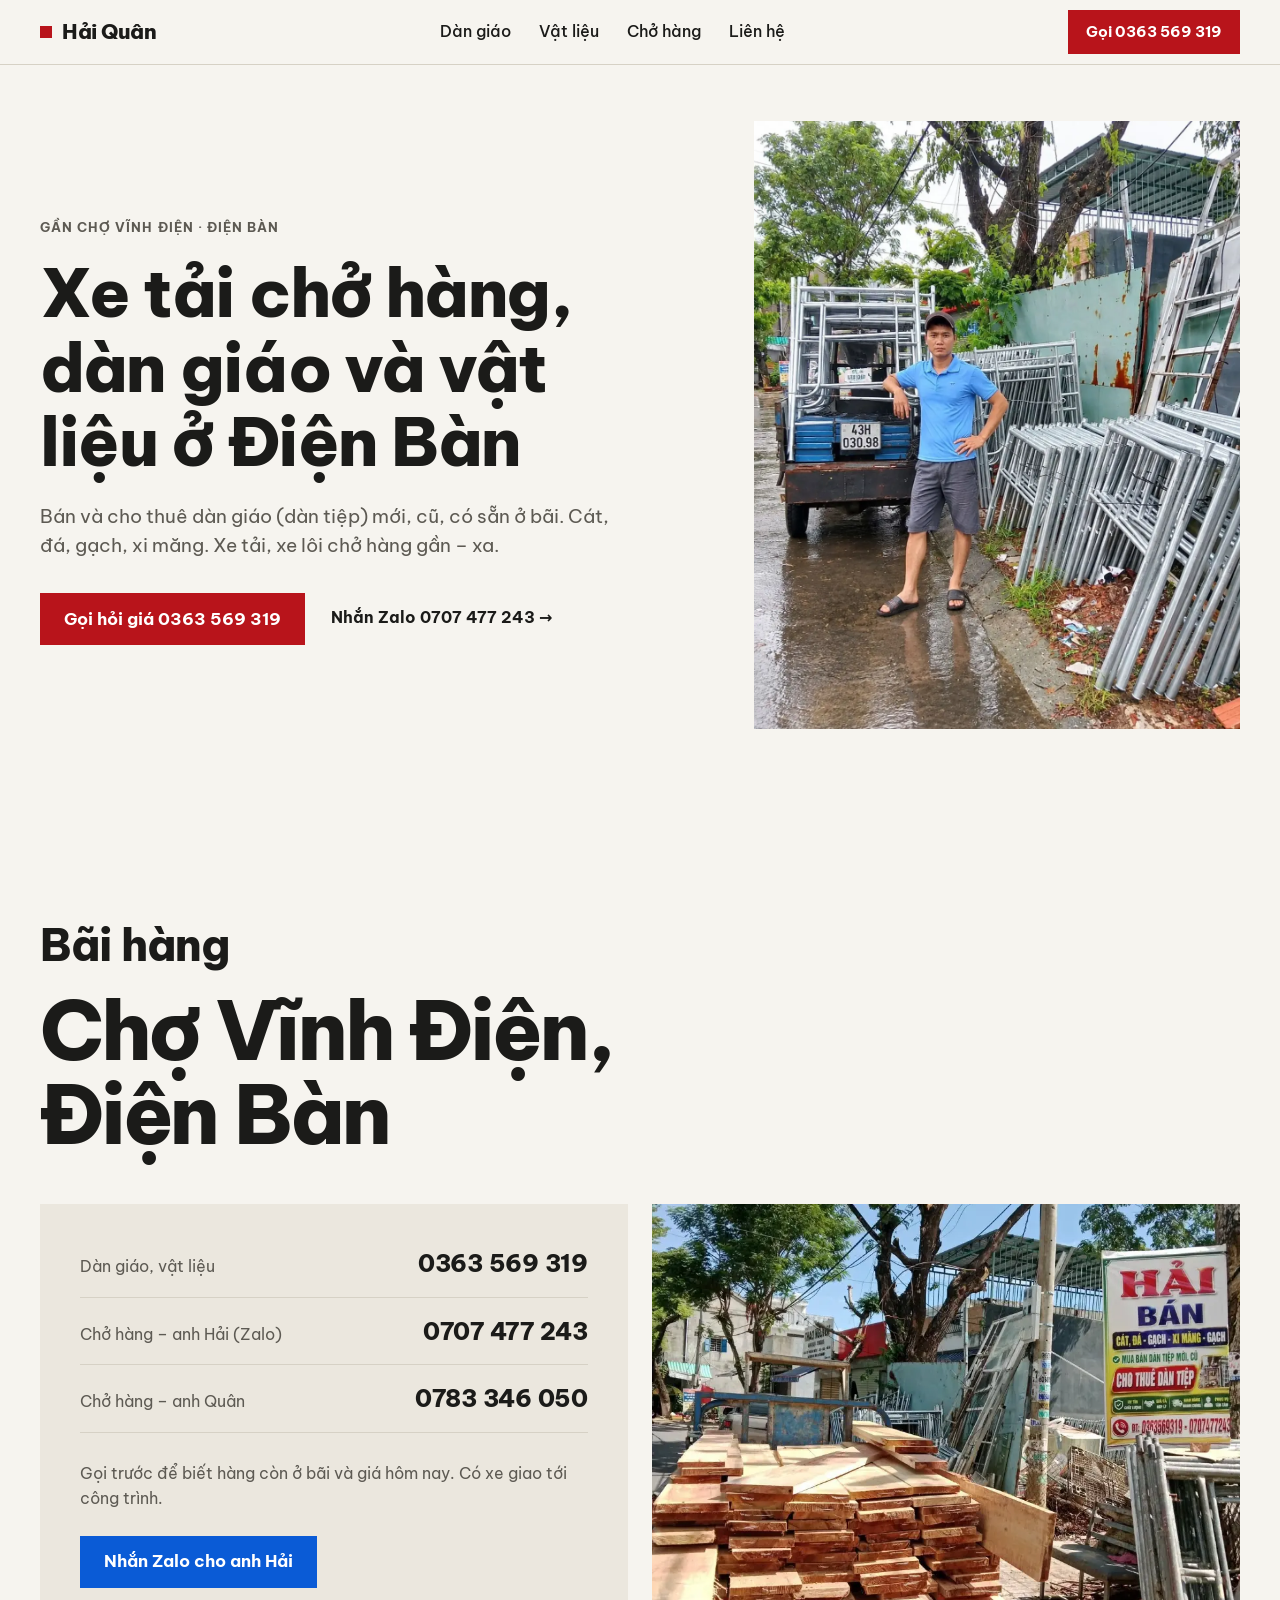
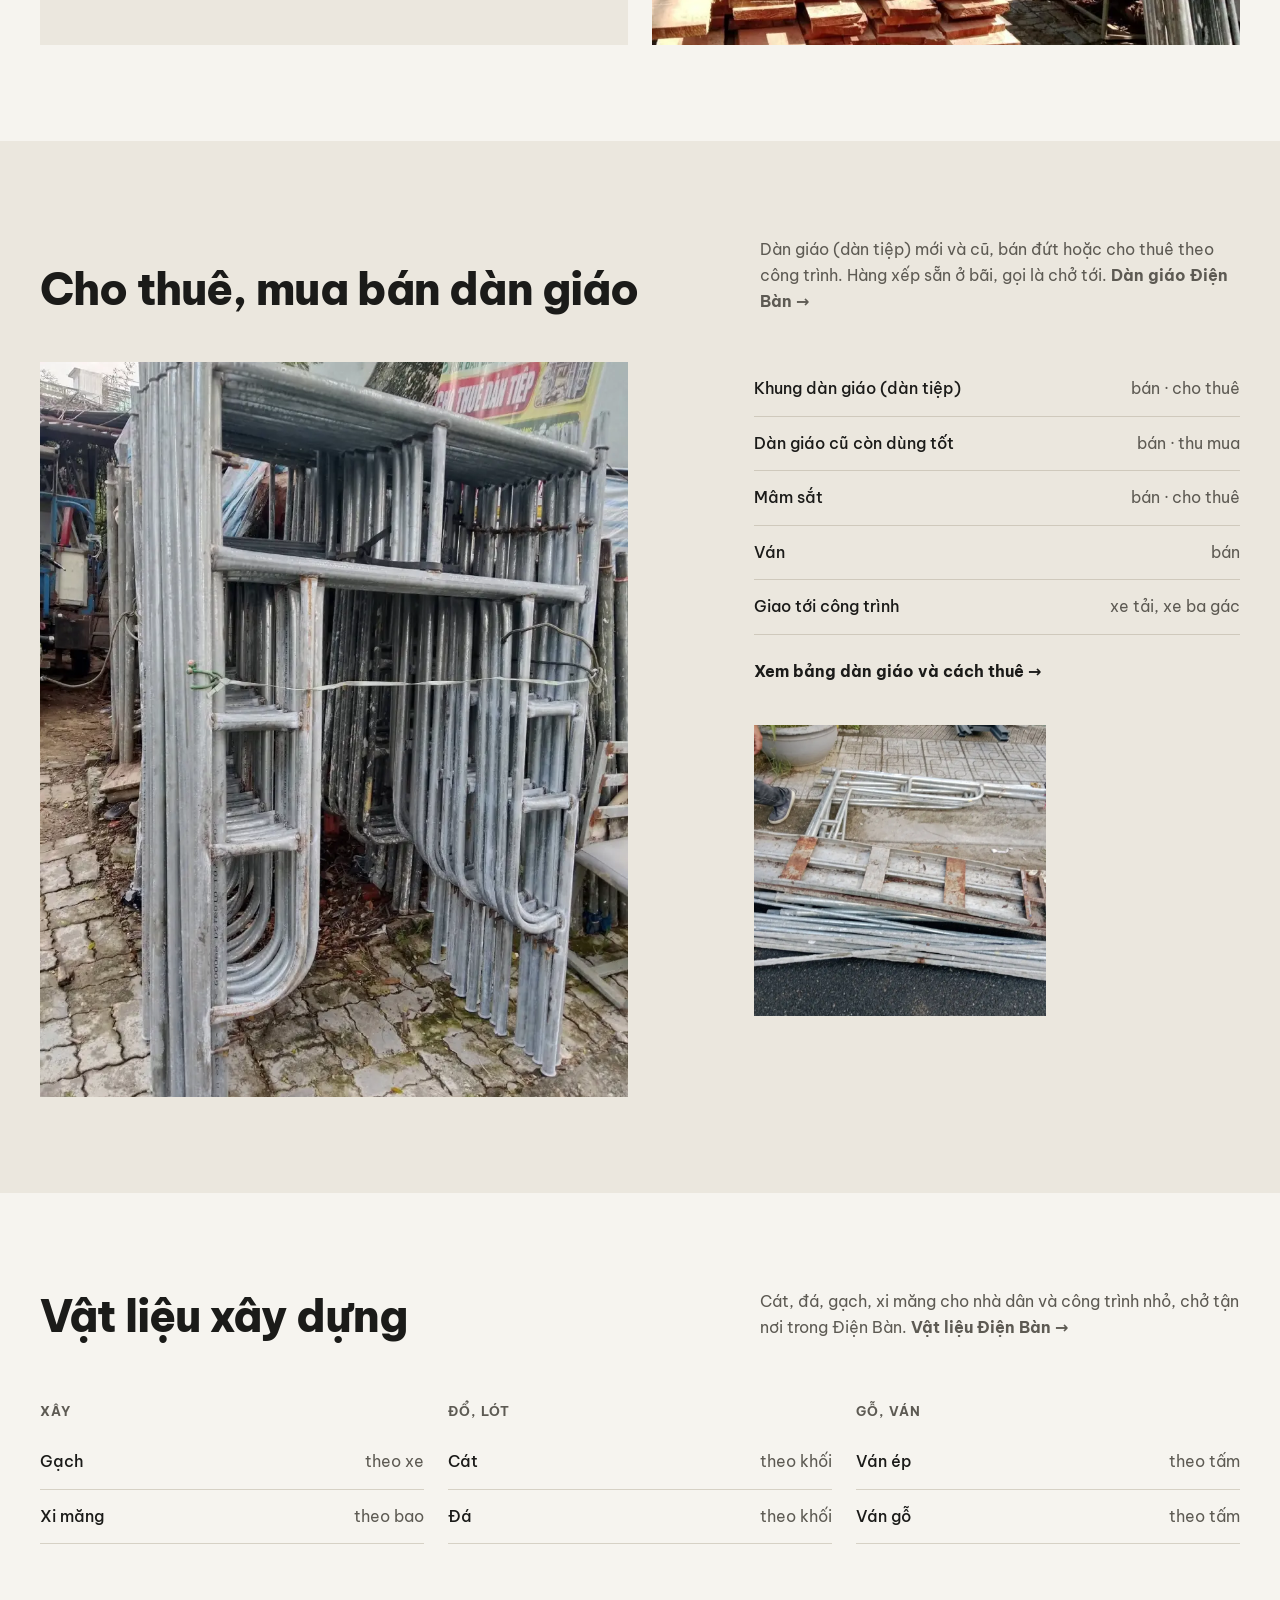
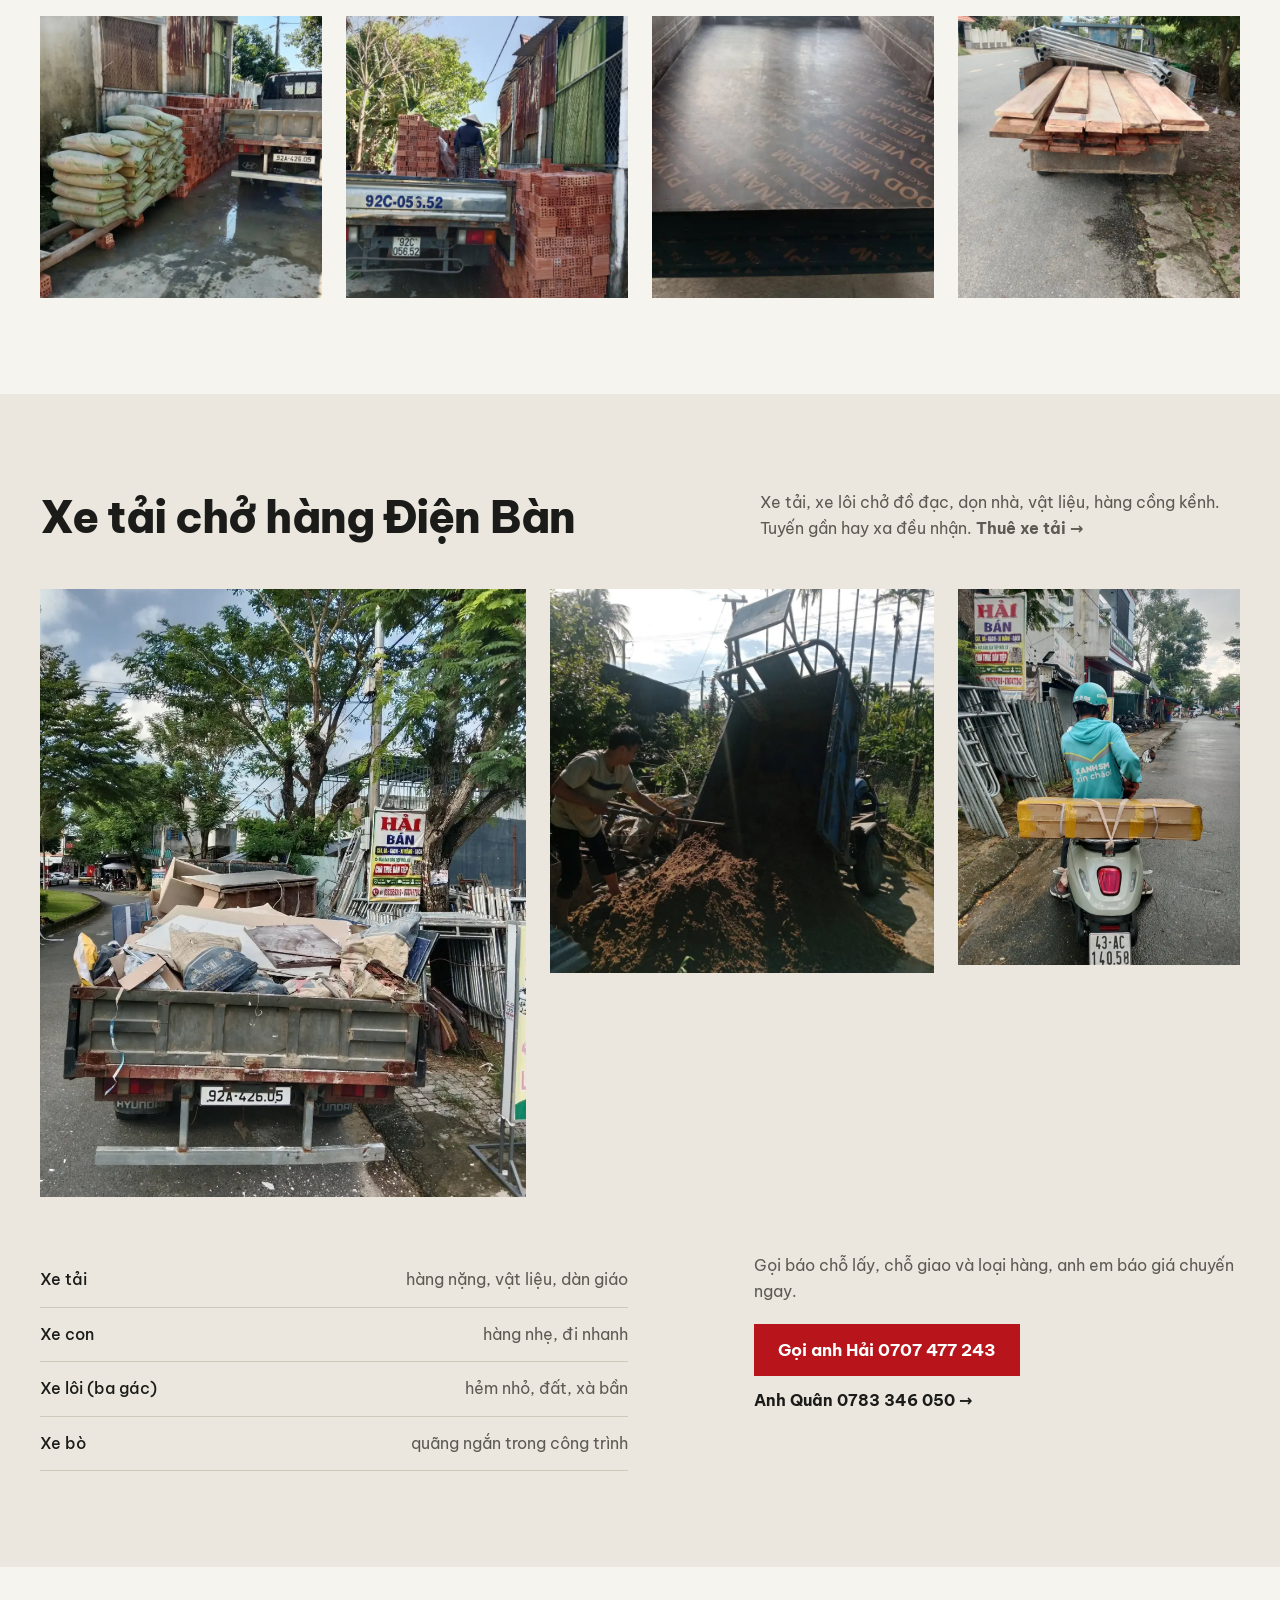
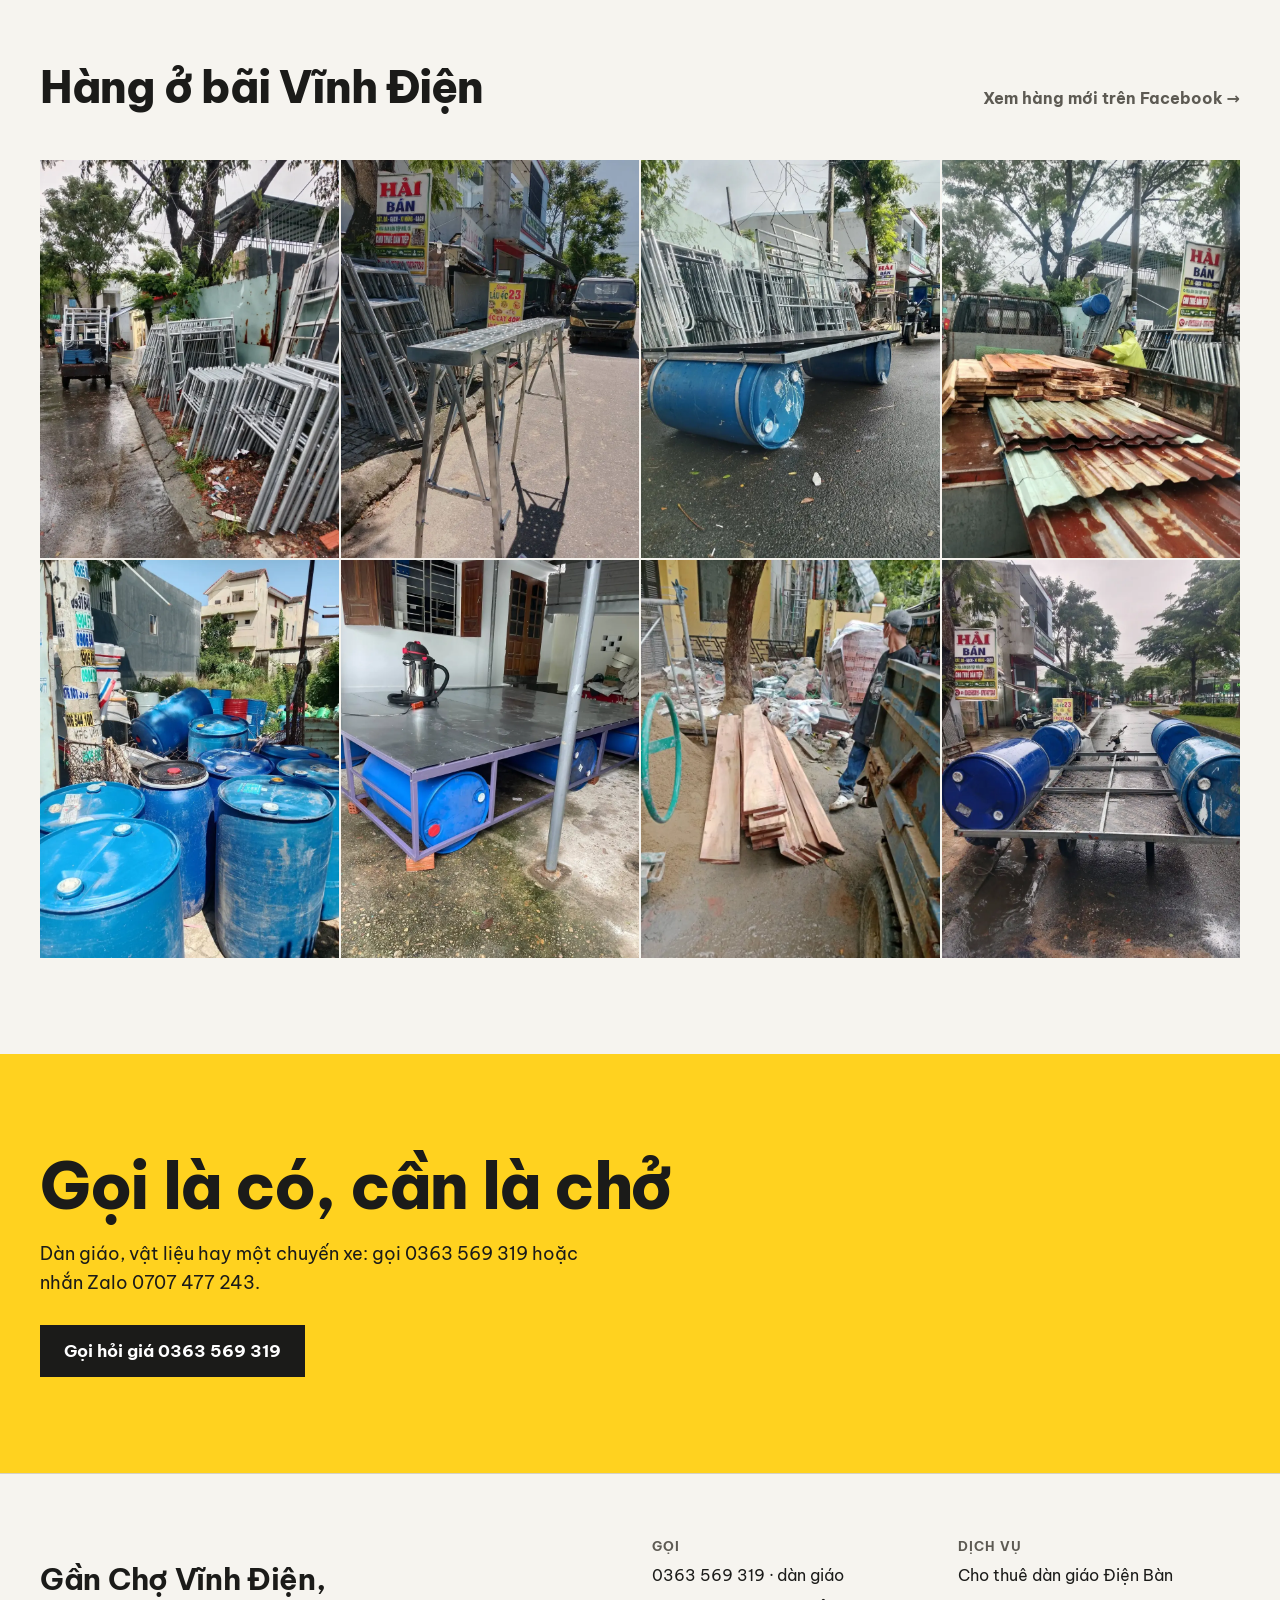
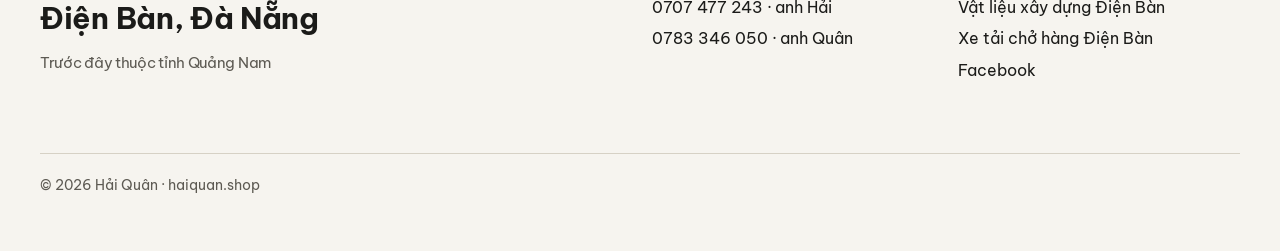
<file: index.html>
<!doctype html>
<html lang="vi" data-type="place">
<head>
<meta charset="utf-8">
<meta name="viewport" content="width=device-width, initial-scale=1">
<title>Hải Quân Điện Bàn – Xe tải chở hàng, cho thuê dàn giáo, vật liệu xây dựng</title>
<meta name="description" content="Hải Quân ở Điện Bàn, gần Chợ Vĩnh Điện: xe tải chở hàng, dọn nhà; cho thuê, mua bán dàn giáo (dàn tiệp) mới và cũ; cát, đá, gạch, xi măng. Gọi 0363 569 319 hoặc 0707 477 243.">
<link rel="canonical" href="https://haiquan.shop/">
<meta name="theme-color" content="#f6f4ef">
<link rel="icon" href="favicon.svg" type="image/svg+xml">
<meta property="og:type" content="website">
<meta property="og:locale" content="vi_VN">
<meta property="og:url" content="https://haiquan.shop/">
<meta property="og:site_name" content="Hải Quân Điện Bàn">
<meta property="og:title" content="Hải Quân – Xe tải chở hàng, dàn giáo, vật liệu ở Điện Bàn">
<meta property="og:description" content="Bán, cho thuê dàn giáo mới và cũ. Cát, đá, gạch, xi măng. Chở hàng gần – xa. Gọi 0363 569 319.">
<meta property="og:image" content="https://haiquan.shop/images/share-home.jpg">
<meta property="og:image:width" content="1200">
<meta property="og:image:height" content="630">
<meta property="og:image:alt" content="Hải Quân, bãi dàn giáo gần Chợ Vĩnh Điện, Điện Bàn. Gọi 0363 569 319">
<meta name="twitter:card" content="summary_large_image">

<link rel="preconnect" href="https://fonts.googleapis.com">
<link rel="preconnect" href="https://fonts.gstatic.com" crossorigin>
<link href="https://fonts.googleapis.com/css2?family=Be+Vietnam+Pro:wght@400;500;700;800&display=swap" rel="stylesheet">
<link rel="preload" as="image" href="images/hai-va-dan-giao.webp">

<script type="application/ld+json">
{
  "@context": "https://schema.org",
  "@type": "HomeAndConstructionBusiness",
  "@id": "https://haiquan.shop/#business",
  "name": "Hải Quân",
  "alternateName": ["Vận chuyển Hải Quân", "Dàn giáo Hải Quân Điện Bàn"],
  "areaServed": ["Điện Bàn", "Vĩnh Điện", "Đà Nẵng", "Quảng Nam"],
  "makesOffer": [
    {"@type": "Offer", "itemOffered": {"@type": "Service", "name": "Xe tải chở hàng Điện Bàn", "url": "https://haiquan.shop/xe-tai-dien-ban/"}},
    {"@type": "Offer", "itemOffered": {"@type": "Service", "name": "Cho thuê, mua bán dàn giáo Điện Bàn", "url": "https://haiquan.shop/cho-thue-dan-giao-dien-ban/"}},
    {"@type": "Offer", "itemOffered": {"@type": "Service", "name": "Vật liệu xây dựng Điện Bàn", "url": "https://haiquan.shop/vat-lieu-xay-dung-dien-ban/"}}
  ],
  "url": "https://haiquan.shop/",
  "image": ["https://haiquan.shop/images/share-home.jpg", "https://haiquan.shop/images/og-cover.jpg"],
  "telephone": "+84363569319",
  "description": "Bán và cho thuê dàn giáo (dàn tiệp) mới, cũ; mâm sắt, ván; cát, đá, gạch, xi măng; nhận chở hàng bằng xe tải, xe con, xe lôi, xe bò.",
  "address": {"@type": "PostalAddress", "streetAddress": "Gần Chợ Vĩnh Điện", "addressLocality": "Điện Bàn", "addressRegion": "Đà Nẵng", "addressCountry": "VN"},
  "contactPoint": [
    {"@type": "ContactPoint", "telephone": "+84363569319", "contactType": "sales", "name": "Dàn giáo, vật liệu"},
    {"@type": "ContactPoint", "telephone": "+84707477243", "contactType": "customer service", "name": "Chở hàng – anh Hải"},
    {"@type": "ContactPoint", "telephone": "+84783346050", "contactType": "customer service", "name": "Chở hàng – anh Quân"}
  ],
  "sameAs": ["https://www.facebook.com/hai.nguyenduy.3745"]
}
</script>

<link rel="stylesheet" href="/style.css">
</head>
<body>
<a class="skip" href="#main">Bỏ qua, tới nội dung</a>

<header class="nav">
  <div class="wrap">
    <a class="mark" href="#"><i aria-hidden="true"></i>Hải Quân</a>
    <nav aria-label="Mục lục">
      <ul>
        <li><a href="/cho-thue-dan-giao-dien-ban/">Dàn giáo</a></li>
        <li><a href="/vat-lieu-xay-dung-dien-ban/">Vật liệu</a></li>
        <li><a href="/xe-tai-dien-ban/">Chở hàng</a></li>
        <li><a href="#lien-he">Liên hệ</a></li>
      </ul>
    </nav>
    <a class="btn" href="tel:0363569319">Gọi 0363 569 319</a>
  </div>
</header>

<main id="main">

<section class="hero">
  <div class="wrap grid" data-enter>
    <div class="hero-text">
      <p class="label">Gần Chợ Vĩnh Điện · Điện Bàn</p>
      <h1>Xe tải chở hàng, dàn giáo và vật liệu ở Điện Bàn</h1>
      <p class="lede">Bán và cho thuê dàn giáo (dàn tiệp) mới, cũ, có sẵn ở bãi. Cát, đá, gạch, xi măng. Xe tải, xe lôi chở hàng gần – xa.</p>
      <div class="hero-actions">
        <a class="btn" href="tel:0363569319">Gọi hỏi giá 0363 569 319</a>
        <a class="link" href="https://zalo.me/0707477243" target="_blank" rel="noopener">Nhắn Zalo 0707 477 243 <span class="arr">→</span></a>
      </div>
    </div>
    <figure class="ph hero-ph">
      <img src="images/hai-va-dan-giao.webp" width="1100" height="1467" alt="Anh Hải đứng cạnh xe ba gác và các khung dàn giáo xếp bên đường" fetchpriority="high">
    </figure>
  </div>
</section>

<section id="lien-he-nhanh" aria-labelledby="h-visit">
  <div class="wrap">
    <h2 id="h-visit">Bãi hàng</h2>
    <a class="visit-where" href="https://www.google.com/maps/search/?api=1&query=Ch%E1%BB%A3+V%C4%A9nh+%C4%90i%E1%BB%87n%2C+%C4%90i%E1%BB%87n+B%C3%A0n" target="_blank" rel="noopener"><span>Chợ Vĩnh Điện,</span><br><span>Điện Bàn</span></a>
    <div class="grid">
      <div class="visit-panel">
        <ul class="phones">
          <li><span>Dàn giáo, vật liệu</span><a href="tel:0363569319">0363 569 319</a></li>
          <li><span>Chở hàng – anh Hải (Zalo)</span><a href="tel:0707477243">0707 477 243</a></li>
          <li><span>Chở hàng – anh Quân</span><a href="tel:0783346050">0783 346 050</a></li>
        </ul>
        <p style="margin:0 0 24px;color:var(--muted)">Gọi trước để biết hàng còn ở bãi và giá hôm nay. Có xe giao tới công trình.</p>
        <a class="btn btn--zalo" href="https://zalo.me/0707477243" target="_blank" rel="noopener">Nhắn Zalo cho anh Hải</a>
      </div>
      <figure class="ph visit-ph">
        <img src="images/bai-hang-bien-hieu.webp" width="900" height="1200" loading="lazy" alt="Bãi hàng với biển Hải bán cát đá gạch xi măng, mua bán và cho thuê dàn tiệp, xe chở ván gỗ đậu trước">
      </figure>
    </div>
  </div>
</section>

<section id="dan-giao" class="alt" aria-labelledby="h-dg">
  <div class="wrap">
    <div class="head">
      <h2 id="h-dg">Cho thuê, mua bán dàn giáo</h2>
      <p>Dàn giáo (dàn tiệp) mới và cũ, bán đứt hoặc cho thuê theo công trình. Hàng xếp sẵn ở bãi, gọi là chở tới. <a class="link" href="/cho-thue-dan-giao-dien-ban/">Dàn giáo Điện Bàn <span class="arr">→</span></a></p>
    </div>
    <div class="grid">
      <figure class="ph ts-tall">
        <img src="images/khung-dan-giao.webp" width="900" height="1200" loading="lazy" alt="Các khung dàn giáo mạ kẽm dựng đứng thành hàng">
      </figure>
      <div class="ts-side">
        <div>
          <ul class="rows">
            <li><b>Khung dàn giáo (dàn tiệp)</b><span>bán · cho thuê</span></li>
            <li><b>Dàn giáo cũ còn dùng tốt</b><span>bán · thu mua</span></li>
            <li><b>Mâm sắt</b><span>bán · cho thuê</span></li>
            <li><b>Ván</b><span>bán</span></li>
            <li><b>Giao tới công trình</b><span>xe tải, xe ba gác</span></li>
          </ul>
          <p style="margin:24px 0 0"><a class="link" href="/cho-thue-dan-giao-dien-ban/">Xem bảng dàn giáo và cách thuê <span class="arr">→</span></a></p>
        </div>
        <figure class="ph ts-small">
          <img src="images/khung-dan-giao-nam.webp" width="900" height="1200" loading="lazy" alt="Khung dàn giáo xếp nằm trên nền xi măng">
        </figure>
      </div>
    </div>
  </div>
</section>

<section id="vat-lieu" aria-labelledby="h-vl">
  <div class="wrap">
    <div class="head">
      <h2 id="h-vl">Vật liệu xây dựng</h2>
      <p>Cát, đá, gạch, xi măng cho nhà dân và công trình nhỏ, chở tận nơi trong Điện Bàn. <a class="link" href="/vat-lieu-xay-dung-dien-ban/">Vật liệu Điện Bàn <span class="arr">→</span></a></p>
    </div>
    <div class="grid">
      <div class="mat-groups">
        <div><p class="label">Xây</p><ul class="rows"><li><b>Gạch</b><span>theo xe</span></li><li><b>Xi măng</b><span>theo bao</span></li></ul></div>
        <div><p class="label">Đổ, lót</p><ul class="rows"><li><b>Cát</b><span>theo khối</span></li><li><b>Đá</b><span>theo khối</span></li></ul></div>
        <div><p class="label">Gỗ, ván</p><ul class="rows"><li><b>Ván ép</b><span>theo tấm</span></li><li><b>Ván gỗ</b><span>theo tấm</span></li></ul></div>
      </div>
      <div class="strip">
        <figure class="ph"><img src="images/xi-mang-gach.webp" width="700" height="933" loading="lazy" alt="Bao xi măng và gạch xếp chờ giao, xe tải đậu bên cạnh"></figure>
        <figure class="ph"><img src="images/boc-gach-len-xe.webp" width="700" height="933" loading="lazy" alt="Bốc gạch lên thùng xe tải"></figure>
        <figure class="ph"><img src="images/van-ep.webp" width="700" height="933" loading="lazy" alt="Ván ép phủ phim lót kín thùng xe"></figure>
        <figure class="ph"><img src="images/van-go.webp" width="700" height="933" loading="lazy" alt="Ván gỗ xếp chồng trên xe"></figure>
      </div>
    </div>
  </div>
</section>

<section id="cho-hang" class="alt" aria-labelledby="h-ch">
  <div class="wrap">
    <div class="head">
      <h2 id="h-ch">Xe tải chở hàng Điện Bàn</h2>
      <p>Xe tải, xe lôi chở đồ đạc, dọn nhà, vật liệu, hàng cồng kềnh. Tuyến gần hay xa đều nhận. <a class="link" href="/xe-tai-dien-ban/">Thuê xe tải <span class="arr">→</span></a></p>
    </div>
    <div class="trio">
      <figure class="ph a"><img src="images/xe-tai-cho-do.webp" width="900" height="1200" loading="lazy" alt="Xe tải chở đầy đồ đạc dọn nhà đậu trước bãi hàng"></figure>
      <figure class="ph b"><img src="images/do-dat-xe-loi.webp" width="900" height="1200" loading="lazy" alt="Đổ đất từ thùng xe lôi xuống sân"></figure>
      <figure class="ph c"><img src="images/cho-hang-xe-may.webp" width="900" height="1200" loading="lazy" alt="Chở thùng hàng dài bằng xe máy"></figure>
    </div>
    <div class="ship">
      <ul class="rows">
        <li><b>Xe tải</b><span>hàng nặng, vật liệu, dàn giáo</span></li>
        <li><b>Xe con</b><span>hàng nhẹ, đi nhanh</span></li>
        <li><b>Xe lôi (ba gác)</b><span>hẻm nhỏ, đất, xà bần</span></li>
        <li><b>Xe bò</b><span>quãng ngắn trong công trình</span></li>
      </ul>
      <div class="call">
        <p>Gọi báo chỗ lấy, chỗ giao và loại hàng, anh em báo giá chuyến ngay.</p>
        <div class="btns">
          <a class="btn" href="tel:0707477243">Gọi anh Hải 0707 477 243</a>
          <a class="link" href="tel:0783346050" style="align-self:center">Anh Quân 0783 346 050 <span class="arr">→</span></a>
        </div>
      </div>
    </div>
  </div>
</section>

<section aria-labelledby="h-bai">
  <div class="wrap">
    <div class="head">
      <h2 id="h-bai">Hàng ở bãi Vĩnh Điện</h2>
      <p><a class="link" href="https://www.facebook.com/hai.nguyenduy.3745" target="_blank" rel="noopener">Xem hàng mới trên Facebook <span class="arr">→</span></a></p>
    </div>
    <div class="wall">
      <figure class="ph"><img src="images/bai-dan-giao.webp" width="900" height="1200" loading="lazy" alt="Dàn giáo dựng dọc tường bãi, xe ba gác chở dàn giáo phía sau"></figure>
      <figure class="ph"><img src="images/dan-giao-ven-duong.webp" width="900" height="1200" loading="lazy" alt="Dàn giáo và chân đỡ bày ven đường trước bãi"></figure>
      <figure class="ph"><img src="images/phao-thung-phuy.webp" width="900" height="1200" loading="lazy" alt="Sàn sắt đặt trên thùng phuy nhựa xanh, dàn giáo xếp phía trên"></figure>
      <figure class="ph"><img src="images/xe-cho-go-ton.webp" width="900" height="1200" loading="lazy" alt="Xe tải chở ván gỗ và tôn cũ cạnh biển hiệu cửa hàng"></figure>
      <figure class="ph"><img src="images/thung-phuy-nhua.webp" width="900" height="1200" loading="lazy" alt="Thùng phuy nhựa xanh xếp ở bãi"></figure>
      <figure class="ph"><img src="images/san-phao.webp" width="900" height="1200" loading="lazy" alt="Sàn tôn khung sắt kê trên thùng phuy nhựa"></figure>
      <figure class="ph"><img src="images/go-xe.webp" width="700" height="933" loading="lazy" alt="Gỗ xẻ dựng cạnh xe đẩy"></figure>
      <figure class="ph"><img src="images/khung-phao-duong.webp" width="900" height="1200" loading="lazy" alt="Khung sắt gắn thùng phuy nhựa đặt trên đường trước bãi"></figure>
    </div>
  </div>
</section>

<section id="lien-he" class="close" aria-labelledby="h-close">
  <div class="wrap grid">
    <div class="close-text">
      <h2 id="h-close">Gọi là có, cần là chở</h2>
      <p>Dàn giáo, vật liệu hay một chuyến xe: gọi 0363 569 319 hoặc nhắn Zalo 0707 477 243.</p>
      <a class="btn" href="tel:0363569319">Gọi hỏi giá 0363 569 319</a>
    </div>
  </div>
</section>

</main>

<footer>
  <div class="wrap grid">
    <p class="f-addr"><a href="https://www.google.com/maps/search/?api=1&query=Ch%E1%BB%A3+V%C4%A9nh+%C4%90i%E1%BB%87n%2C+%C4%90i%E1%BB%87n+B%C3%A0n" target="_blank" rel="noopener">Gần Chợ Vĩnh Điện,<br>Điện Bàn, Đà Nẵng</a><br><small style="font-size:15px;font-weight:400;color:var(--muted)">Trước đây thuộc tỉnh Quảng Nam</small></p>
    <div class="f-col">
      <p class="label">Gọi</p>
      <p><a href="tel:0363569319">0363 569 319</a> · dàn giáo</p>
      <p><a href="tel:0707477243">0707 477 243</a> · anh Hải</p>
      <p><a href="tel:0783346050">0783 346 050</a> · anh Quân</p>
    </div>
    <div class="f-col">
      <p class="label">Dịch vụ</p>
      <p><a href="/cho-thue-dan-giao-dien-ban/">Cho thuê dàn giáo Điện Bàn</a></p>
      <p><a href="/vat-lieu-xay-dung-dien-ban/">Vật liệu xây dựng Điện Bàn</a></p>
      <p><a href="/xe-tai-dien-ban/">Xe tải chở hàng Điện Bàn</a></p>
      <p><a href="https://www.facebook.com/hai.nguyenduy.3745" target="_blank" rel="noopener">Facebook</a></p>
    </div>
    <p class="legal">© <span id="y">2026</span> Hải Quân · haiquan.shop</p>
  </div>
</footer>

<nav class="actionbar" aria-label="Gọi nhanh">
  <a href="tel:0363569319">Gọi ngay</a>
  <a href="https://zalo.me/0707477243" target="_blank" rel="noopener">Nhắn Zalo</a>
</nav>

<script>document.getElementById('y').textContent=new Date().getFullYear();</script>
</body>
</html>
</file>
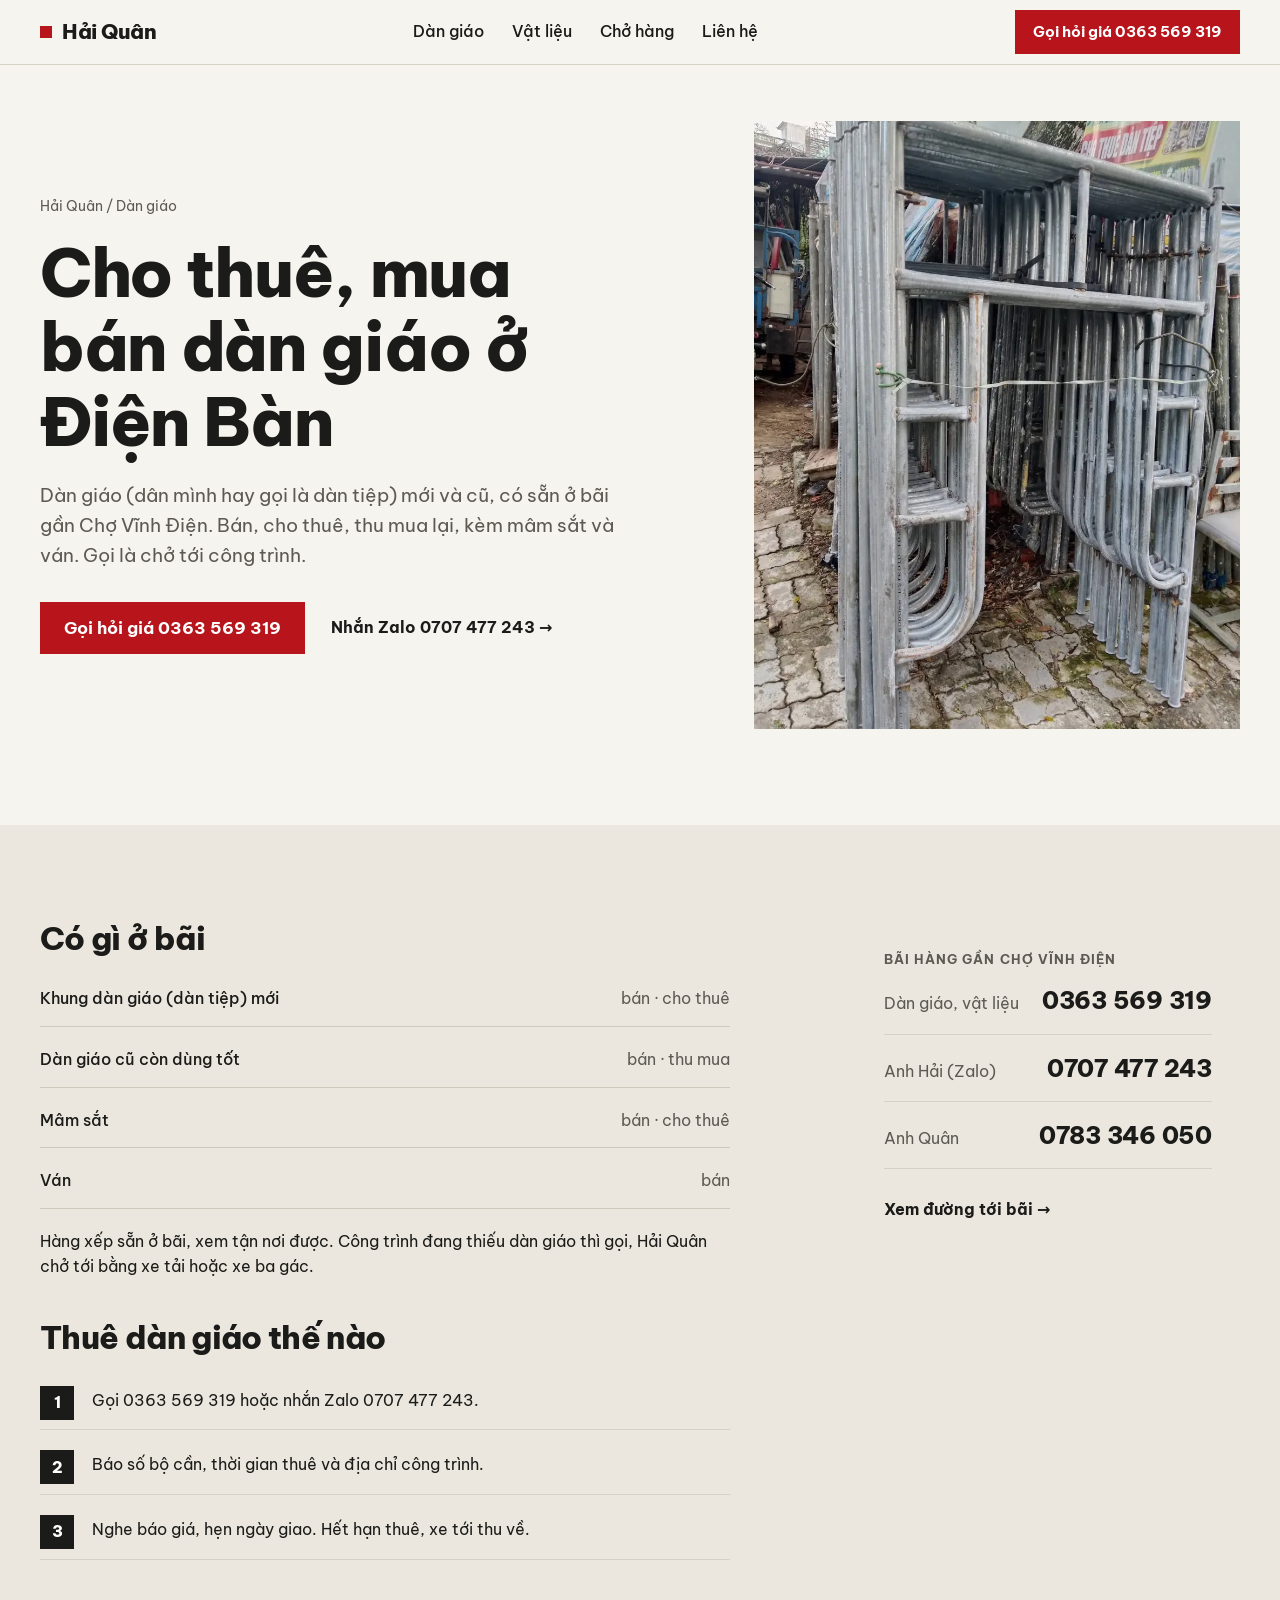
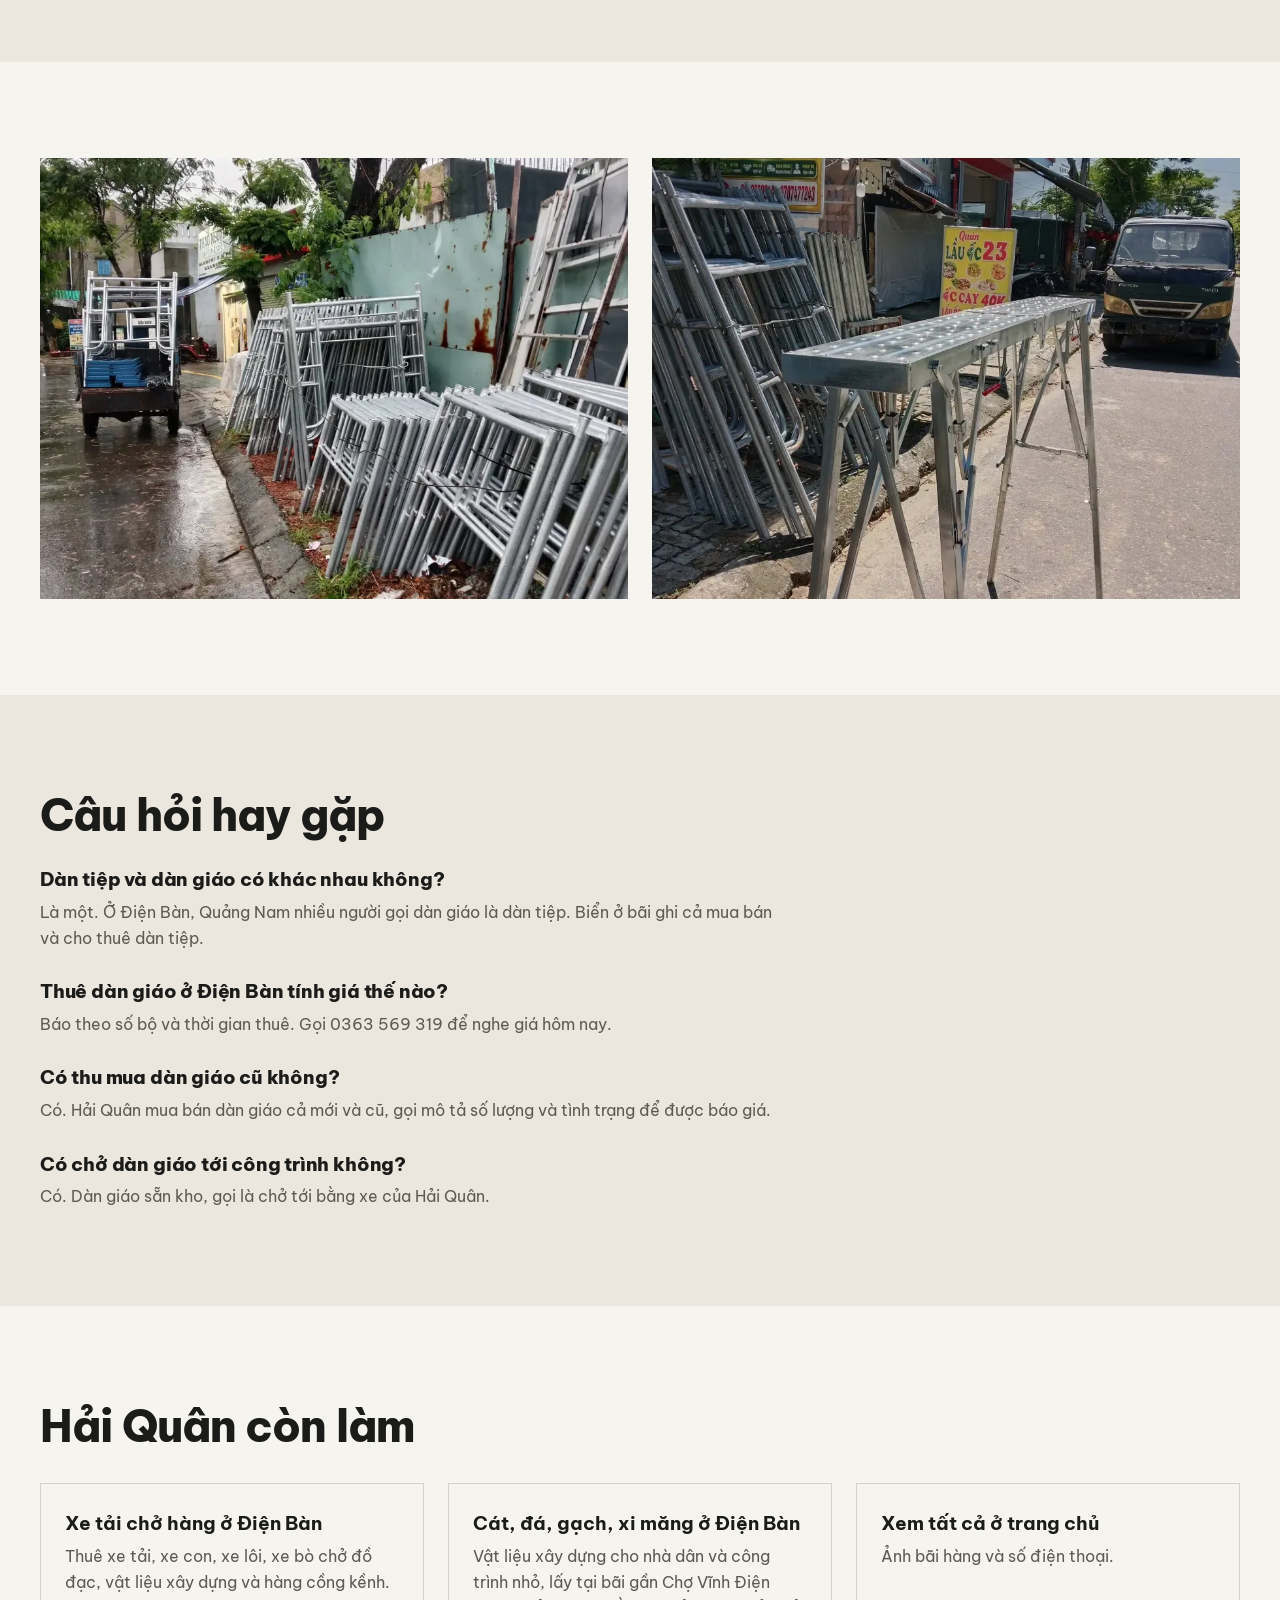
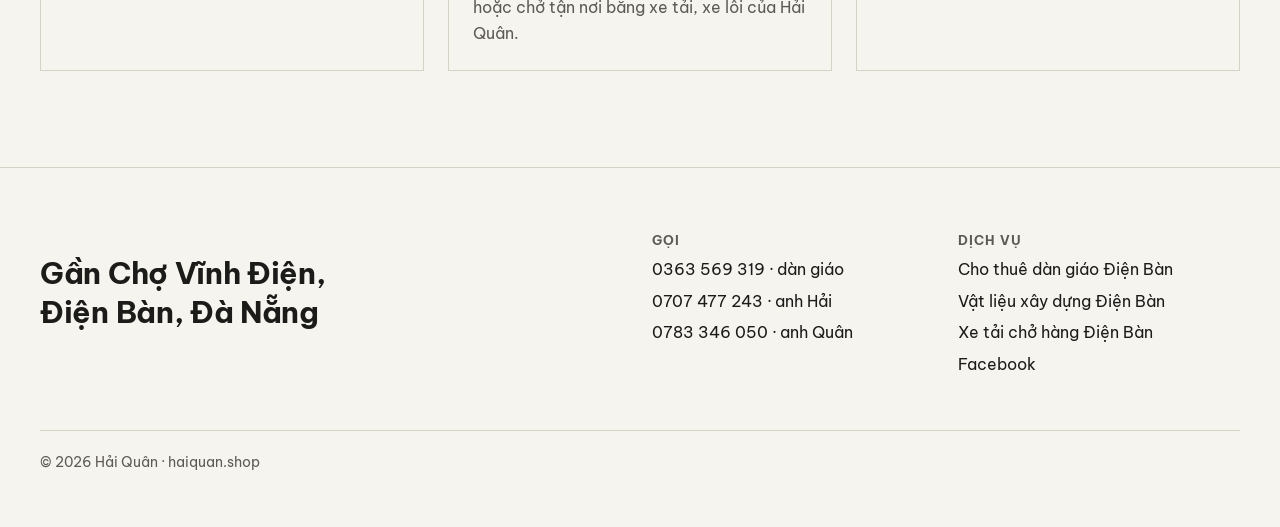
<file: cho-thue-dan-giao-dien-ban/index.html>
<!doctype html>
<html lang="vi" data-type="place">
<head>
<meta charset="utf-8">
<meta name="viewport" content="width=device-width, initial-scale=1">
<title>Cho thuê, mua bán dàn giáo (dàn tiệp) Điện Bàn | Hải Quân</title>
<meta name="description" content="Cho thuê và mua bán dàn giáo, dàn tiệp mới và cũ ở Điện Bàn, gần Chợ Vĩnh Điện. Có sẵn ở bãi, mâm sắt, ván, chở tới công trình. Gọi 0363 569 319.">
<link rel="canonical" href="https://haiquan.shop/cho-thue-dan-giao-dien-ban/">
<meta name="theme-color" content="#f6f4ef">
<link rel="icon" href="/favicon.svg" type="image/svg+xml">
<meta property="og:type" content="website">
<meta property="og:locale" content="vi_VN">
<meta property="og:url" content="https://haiquan.shop/cho-thue-dan-giao-dien-ban/">
<meta property="og:site_name" content="Hải Quân Điện Bàn">
<meta property="og:title" content="Cho thuê, mua bán dàn giáo (dàn tiệp) Điện Bàn | Hải Quân">
<meta property="og:description" content="Cho thuê và mua bán dàn giáo, dàn tiệp mới và cũ ở Điện Bàn, gần Chợ Vĩnh Điện. Có sẵn ở bãi, mâm sắt, ván, chở tới công trình. Gọi 0363 569 319.">
<meta property="og:image" content="https://haiquan.shop/images/share-dan-giao.jpg">
<meta property="og:image:width" content="1200">
<meta property="og:image:height" content="630">
<meta property="og:image:alt" content="Cho thuê, mua bán dàn giáo ở Điện Bàn – Hải Quân, gọi 0363 569 319">
<meta name="twitter:card" content="summary_large_image">
<link rel="preconnect" href="https://fonts.googleapis.com">
<link rel="preconnect" href="https://fonts.gstatic.com" crossorigin>
<link href="https://fonts.googleapis.com/css2?family=Be+Vietnam+Pro:wght@400;500;700;800&display=swap" rel="stylesheet">
<link rel="stylesheet" href="/style.css">
<script type="application/ld+json">
[
 {
  "@context": "https://schema.org",
  "@type": "Service",
  "name": "Cho thuê và mua bán dàn giáo",
  "serviceType": "Cho thuê và mua bán dàn giáo",
  "url": "https://haiquan.shop/cho-thue-dan-giao-dien-ban/",
  "description": "Cho thuê và mua bán dàn giáo, dàn tiệp mới và cũ ở Điện Bàn, gần Chợ Vĩnh Điện. Có sẵn ở bãi, mâm sắt, ván, chở tới công trình. Gọi 0363 569 319.",
  "image": "https://haiquan.shop/images/khung-dan-giao.webp",
  "provider": {
   "@id": "https://haiquan.shop/#business"
  },
  "areaServed": [
   {
    "@type": "City",
    "name": "Điện Bàn"
   },
   {
    "@type": "City",
    "name": "Vĩnh Điện"
   },
   {
    "@type": "City",
    "name": "Đà Nẵng"
   },
   {
    "@type": "City",
    "name": "Quảng Nam"
   }
  ]
 },
 {
  "@context": "https://schema.org",
  "@type": "BreadcrumbList",
  "itemListElement": [
   {
    "@type": "ListItem",
    "position": 1,
    "name": "Hải Quân",
    "item": "https://haiquan.shop/"
   },
   {
    "@type": "ListItem",
    "position": 2,
    "name": "Cho thuê, mua bán dàn giáo ở Điện Bàn",
    "item": "https://haiquan.shop/cho-thue-dan-giao-dien-ban/"
   }
  ]
 },
 {
  "@context": "https://schema.org",
  "@type": "FAQPage",
  "mainEntity": [
   {
    "@type": "Question",
    "name": "Dàn tiệp và dàn giáo có khác nhau không?",
    "acceptedAnswer": {
     "@type": "Answer",
     "text": "Là một. Ở Điện Bàn, Quảng Nam nhiều người gọi dàn giáo là dàn tiệp. Biển ở bãi ghi cả mua bán và cho thuê dàn tiệp."
    }
   },
   {
    "@type": "Question",
    "name": "Thuê dàn giáo ở Điện Bàn tính giá thế nào?",
    "acceptedAnswer": {
     "@type": "Answer",
     "text": "Báo theo số bộ và thời gian thuê. Gọi 0363 569 319 để nghe giá hôm nay."
    }
   },
   {
    "@type": "Question",
    "name": "Có thu mua dàn giáo cũ không?",
    "acceptedAnswer": {
     "@type": "Answer",
     "text": "Có. Hải Quân mua bán dàn giáo cả mới và cũ, gọi mô tả số lượng và tình trạng để được báo giá."
    }
   },
   {
    "@type": "Question",
    "name": "Có chở dàn giáo tới công trình không?",
    "acceptedAnswer": {
     "@type": "Answer",
     "text": "Có. Dàn giáo sẵn kho, gọi là chở tới bằng xe của Hải Quân."
    }
   }
  ]
 }
]
</script>
</head>
<body>
<a class="skip" href="#main">Bỏ qua, tới nội dung</a>

<header class="nav">
  <div class="wrap">
    <a class="mark" href="/"><i aria-hidden="true"></i>Hải Quân</a>
    <nav aria-label="Mục lục">
      <ul>
        <li><a href="/cho-thue-dan-giao-dien-ban/" aria-current="page">Dàn giáo</a></li>
        <li><a href="/vat-lieu-xay-dung-dien-ban/">Vật liệu</a></li>
        <li><a href="/xe-tai-dien-ban/">Chở hàng</a></li>
        <li><a href="/#lien-he">Liên hệ</a></li>
      </ul>
    </nav>
    <a class="btn" href="tel:0363569319">Gọi hỏi giá 0363 569 319</a>
  </div>
</header>

<main id="main">

<section class="hero">
  <div class="wrap grid" data-enter>
    <div class="hero-text">
      <p class="crumbs"><a href="/">Hải Quân</a> / Dàn giáo</p>
      <h1>Cho thuê, mua bán dàn giáo ở Điện Bàn</h1>
      <p class="lede">Dàn giáo (dân mình hay gọi là dàn tiệp) mới và cũ, có sẵn ở bãi gần Chợ Vĩnh Điện. Bán, cho thuê, thu mua lại, kèm mâm sắt và ván. Gọi là chở tới công trình.</p>
      <div class="hero-actions">
        <a class="btn" href="tel:0363569319">Gọi hỏi giá 0363 569 319</a>
        <a class="link" href="https://zalo.me/0707477243" target="_blank" rel="noopener">Nhắn Zalo 0707 477 243 <span class="arr">→</span></a>
      </div>
    </div>
    <figure class="ph hero-ph">
      <img src="/images/khung-dan-giao.webp" width="900" height="1200" alt="Khung dàn giáo mạ kẽm dựng thành hàng ở bãi Hải Quân, Điện Bàn" fetchpriority="high">
    </figure>
  </div>
</section>

<section class="alt">
  <div class="wrap grid">
    <div class="prose">

<h2>Có gì ở bãi</h2>
<ul class="rows">
  <li><b>Khung dàn giáo (dàn tiệp) mới</b><span>bán · cho thuê</span></li>
  <li><b>Dàn giáo cũ còn dùng tốt</b><span>bán · thu mua</span></li>
  <li><b>Mâm sắt</b><span>bán · cho thuê</span></li>
  <li><b>Ván</b><span>bán</span></li>
</ul>
<p style="margin-top:20px">Hàng xếp sẵn ở bãi, xem tận nơi được. Công trình đang thiếu dàn giáo thì gọi, Hải Quân chở tới bằng xe tải hoặc xe ba gác.</p>

<h2 style="margin-top:40px">Thuê dàn giáo thế nào</h2>
<ol class="steps">
  <li>Gọi 0363 569 319 hoặc nhắn Zalo 0707 477 243.</li>
  <li>Báo số bộ cần, thời gian thuê và địa chỉ công trình.</li>
  <li>Nghe báo giá, hẹn ngày giao. Hết hạn thuê, xe tới thu về.</li>
</ol>

    </div>
    <aside class="aside">
      <div class="visit-panel">
        <p class="label" style="margin:0 0 12px">Bãi hàng gần Chợ Vĩnh Điện</p>
        <ul class="phones">
          <li><span>Dàn giáo, vật liệu</span><a href="tel:0363569319">0363 569 319</a></li>
          <li><span>Anh Hải (Zalo)</span><a href="tel:0707477243">0707 477 243</a></li>
          <li><span>Anh Quân</span><a href="tel:0783346050">0783 346 050</a></li>
        </ul>
        <a class="link" href="https://www.google.com/maps/search/?api=1&query=Ch%E1%BB%A3+V%C4%A9nh+%C4%90i%E1%BB%87n%2C+%C4%90i%E1%BB%87n+B%C3%A0n" target="_blank" rel="noopener">Xem đường tới bãi <span class="arr">→</span></a>
      </div>
    </aside>
  </div>
</section>

<section>
  <div class="wrap">
    <div class="pair">
      <figure class="ph"><img src="/images/bai-dan-giao.webp" width="900" height="1200" loading="lazy" alt="Dàn giáo dựng dọc tường bãi, xe ba gác chở dàn giáo phía sau"></figure>
      <figure class="ph"><img src="/images/dan-giao-ven-duong.webp" width="900" height="1200" loading="lazy" alt="Dàn giáo bày ven đường trước biển hiệu Hải bán"></figure>
    </div>
  </div>
</section>

<section class="alt" aria-labelledby="h-faq">
  <div class="wrap">
    <h2 id="h-faq">Câu hỏi hay gặp</h2>
    <div class="faq">
      <h3>Dàn tiệp và dàn giáo có khác nhau không?</h3>
      <p>Là một. Ở Điện Bàn, Quảng Nam nhiều người gọi dàn giáo là dàn tiệp. Biển ở bãi ghi cả mua bán và cho thuê dàn tiệp.</p>
      <h3>Thuê dàn giáo ở Điện Bàn tính giá thế nào?</h3>
      <p>Báo theo số bộ và thời gian thuê. Gọi 0363 569 319 để nghe giá hôm nay.</p>
      <h3>Có thu mua dàn giáo cũ không?</h3>
      <p>Có. Hải Quân mua bán dàn giáo cả mới và cũ, gọi mô tả số lượng và tình trạng để được báo giá.</p>
      <h3>Có chở dàn giáo tới công trình không?</h3>
      <p>Có. Dàn giáo sẵn kho, gọi là chở tới bằng xe của Hải Quân.</p>
    </div>
  </div>
</section>

<section aria-labelledby="h-more">
  <div class="wrap">
    <h2 id="h-more" style="margin-bottom:32px">Hải Quân còn làm</h2>
    <div class="more-services">
      <a href="/xe-tai-dien-ban/"><b>Xe tải chở hàng ở Điện Bàn</b><span>Thuê xe tải, xe con, xe lôi, xe bò chở đồ đạc, vật liệu xây dựng và hàng cồng kềnh.</span></a>
      <a href="/vat-lieu-xay-dung-dien-ban/"><b>Cát, đá, gạch, xi măng ở Điện Bàn</b><span>Vật liệu xây dựng cho nhà dân và công trình nhỏ, lấy tại bãi gần Chợ Vĩnh Điện hoặc chở tận nơi bằng xe tải, xe lôi của Hải Quân.</span></a>
      <a href="/"><b>Xem tất cả ở trang chủ</b><span>Ảnh bãi hàng và số điện thoại.</span></a>
    </div>
  </div>
</section>

</main>

<footer>
  <div class="wrap grid">
    <p class="f-addr"><a href="https://www.google.com/maps/search/?api=1&query=Ch%E1%BB%A3+V%C4%A9nh+%C4%90i%E1%BB%87n%2C+%C4%90i%E1%BB%87n+B%C3%A0n" target="_blank" rel="noopener">Gần Chợ Vĩnh Điện,<br>Điện Bàn, Đà Nẵng</a></p>
    <div class="f-col">
      <p class="label">Gọi</p>
      <p><a href="tel:0363569319">0363 569 319</a> · dàn giáo</p>
      <p><a href="tel:0707477243">0707 477 243</a> · anh Hải</p>
      <p><a href="tel:0783346050">0783 346 050</a> · anh Quân</p>
    </div>
    <div class="f-col">
      <p class="label">Dịch vụ</p>
      <p><a href="/cho-thue-dan-giao-dien-ban/">Cho thuê dàn giáo Điện Bàn</a></p>
      <p><a href="/vat-lieu-xay-dung-dien-ban/">Vật liệu xây dựng Điện Bàn</a></p>
      <p><a href="/xe-tai-dien-ban/">Xe tải chở hàng Điện Bàn</a></p>
      <p><a href="https://www.facebook.com/hai.nguyenduy.3745" target="_blank" rel="noopener">Facebook</a></p>
    </div>
    <p class="legal">© 2026 Hải Quân · haiquan.shop</p>
  </div>
</footer>

<nav class="actionbar" aria-label="Gọi nhanh">
  <a href="tel:0363569319">Gọi ngay</a>
  <a href="https://zalo.me/0707477243" target="_blank" rel="noopener">Nhắn Zalo</a>
</nav>
</body>
</html>
</file>
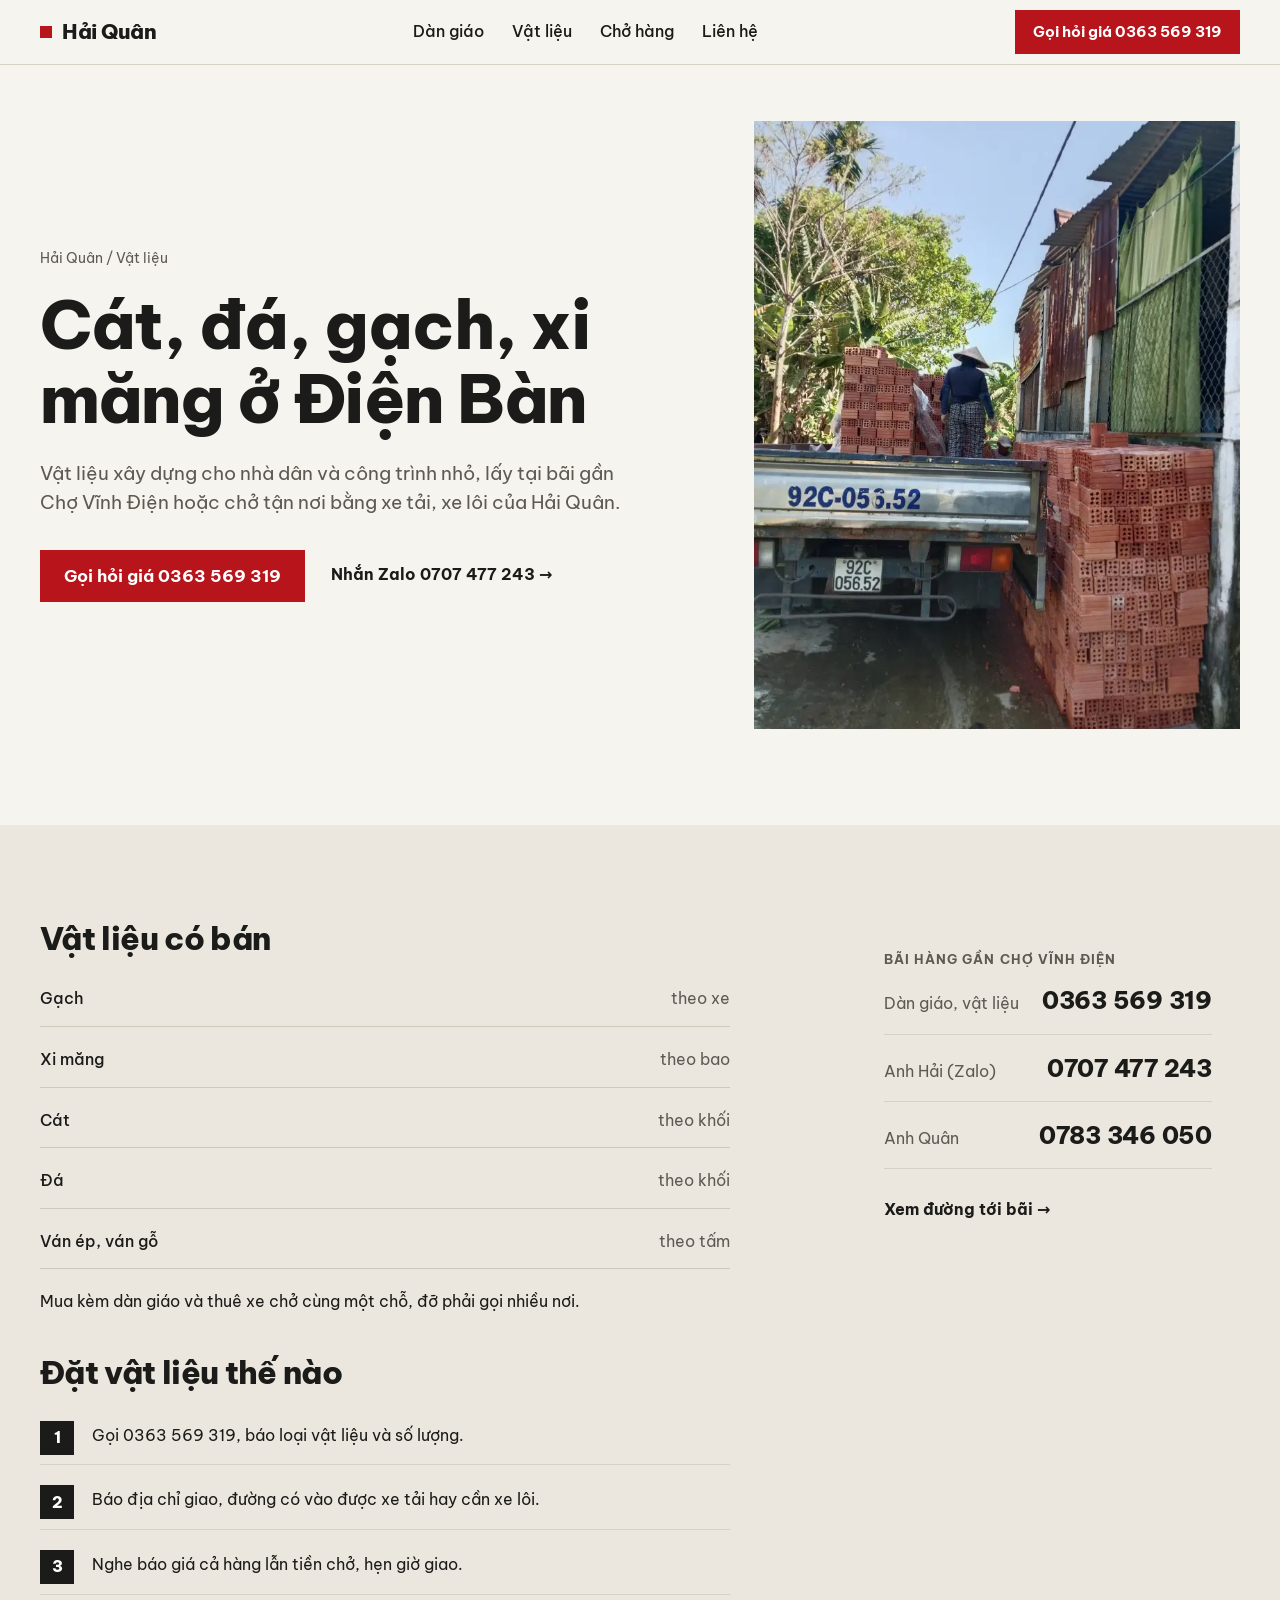
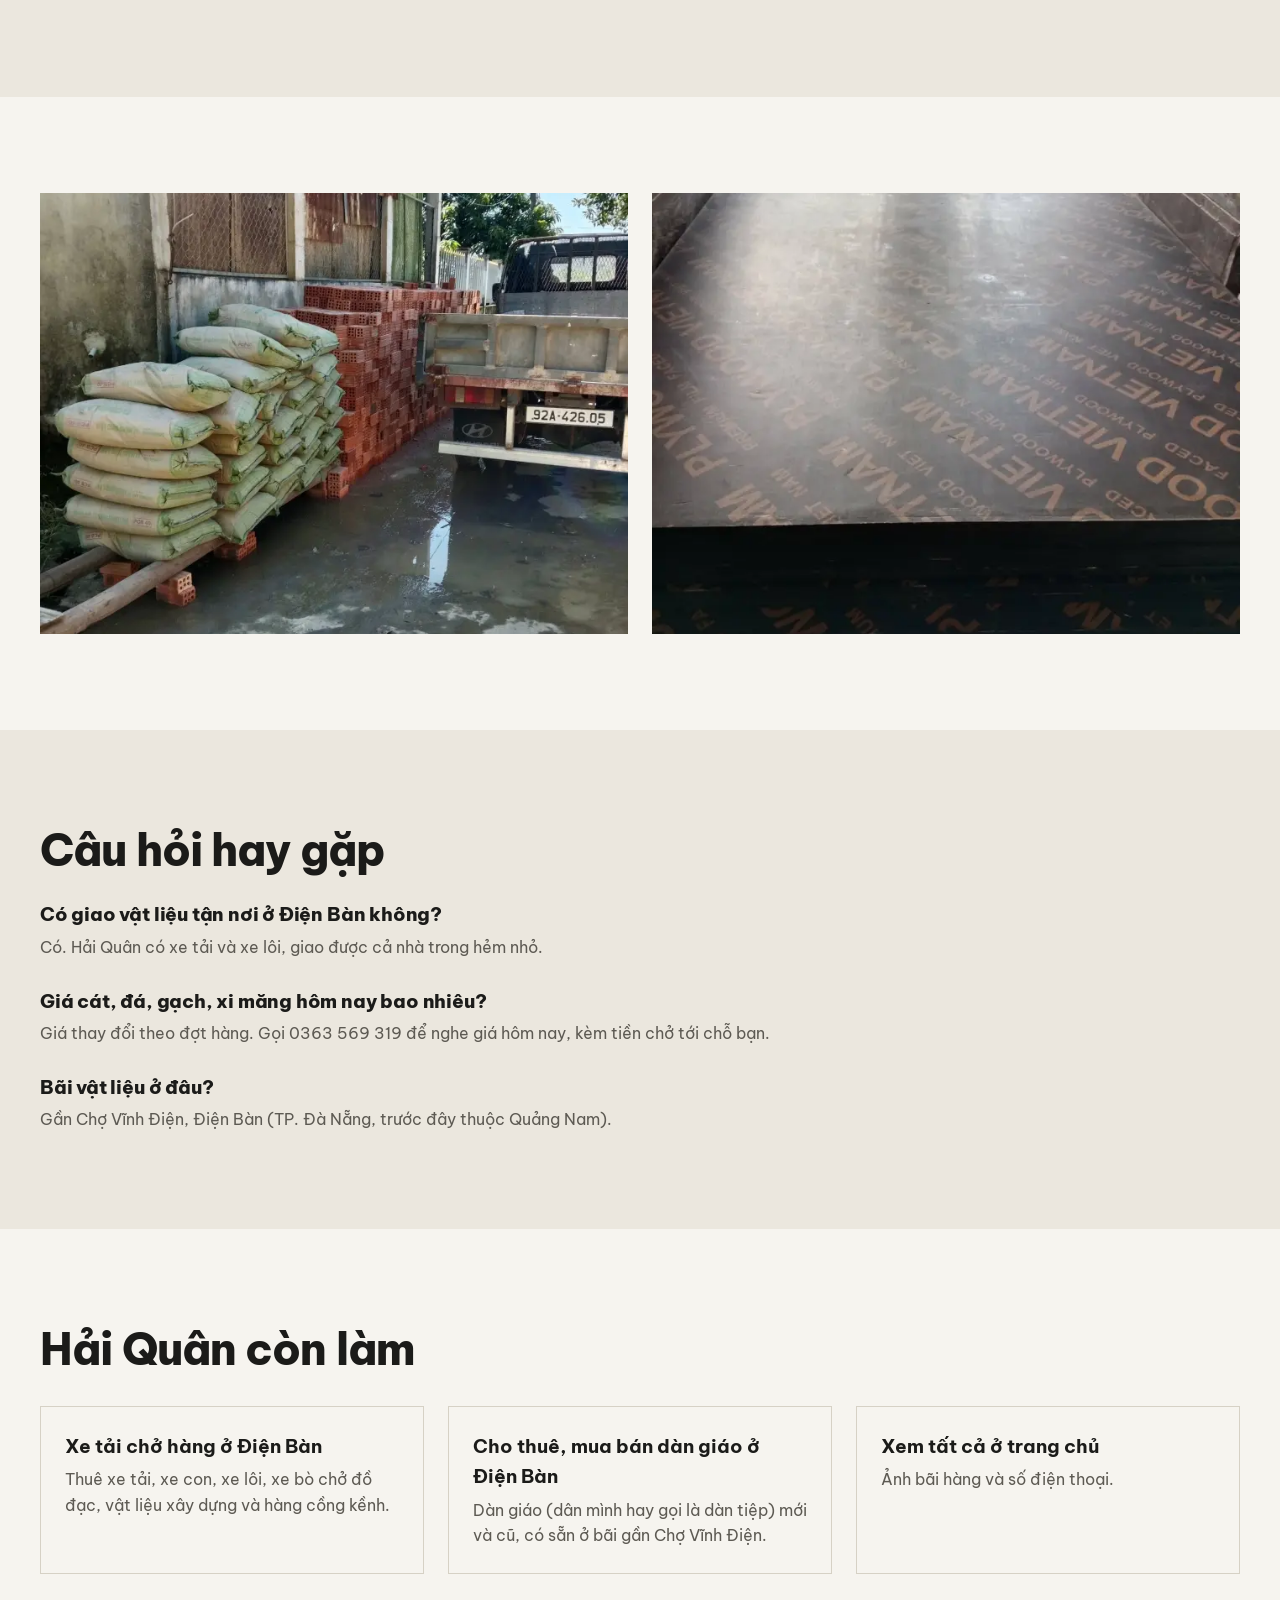
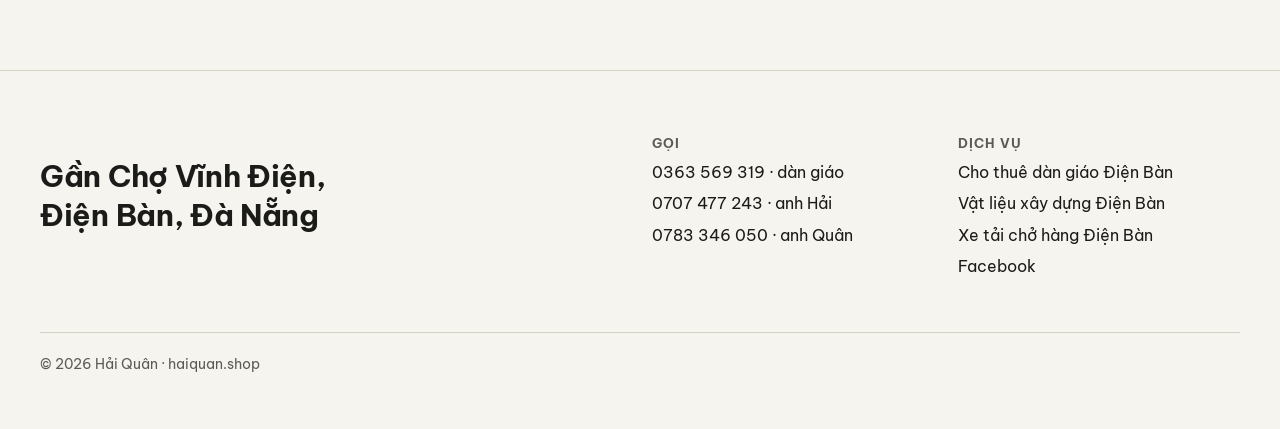
<file: vat-lieu-xay-dung-dien-ban/index.html>
<!doctype html>
<html lang="vi" data-type="place">
<head>
<meta charset="utf-8">
<meta name="viewport" content="width=device-width, initial-scale=1">
<title>Vật liệu xây dựng Điện Bàn – Cát, đá, gạch, xi măng | Hải Quân</title>
<meta name="description" content="Bán cát, đá, gạch, xi măng, ván ở Điện Bàn, gần Chợ Vĩnh Điện. Chở tận nơi bằng xe tải, xe lôi. Gọi 0363 569 319.">
<link rel="canonical" href="https://haiquan.shop/vat-lieu-xay-dung-dien-ban/">
<meta name="theme-color" content="#f6f4ef">
<link rel="icon" href="/favicon.svg" type="image/svg+xml">
<meta property="og:type" content="website">
<meta property="og:locale" content="vi_VN">
<meta property="og:url" content="https://haiquan.shop/vat-lieu-xay-dung-dien-ban/">
<meta property="og:site_name" content="Hải Quân Điện Bàn">
<meta property="og:title" content="Vật liệu xây dựng Điện Bàn – Cát, đá, gạch, xi măng | Hải Quân">
<meta property="og:description" content="Bán cát, đá, gạch, xi măng, ván ở Điện Bàn, gần Chợ Vĩnh Điện. Chở tận nơi bằng xe tải, xe lôi. Gọi 0363 569 319.">
<meta property="og:image" content="https://haiquan.shop/images/share-vat-lieu.jpg">
<meta property="og:image:width" content="1200">
<meta property="og:image:height" content="630">
<meta property="og:image:alt" content="Cát, đá, gạch, xi măng ở Điện Bàn – Hải Quân, gọi 0363 569 319">
<meta name="twitter:card" content="summary_large_image">
<link rel="preconnect" href="https://fonts.googleapis.com">
<link rel="preconnect" href="https://fonts.gstatic.com" crossorigin>
<link href="https://fonts.googleapis.com/css2?family=Be+Vietnam+Pro:wght@400;500;700;800&display=swap" rel="stylesheet">
<link rel="stylesheet" href="/style.css">
<script type="application/ld+json">
[
 {
  "@context": "https://schema.org",
  "@type": "Service",
  "name": "Bán vật liệu xây dựng",
  "serviceType": "Bán vật liệu xây dựng",
  "url": "https://haiquan.shop/vat-lieu-xay-dung-dien-ban/",
  "description": "Bán cát, đá, gạch, xi măng, ván ở Điện Bàn, gần Chợ Vĩnh Điện. Chở tận nơi bằng xe tải, xe lôi. Gọi 0363 569 319.",
  "image": "https://haiquan.shop/images/boc-gach-len-xe.webp",
  "provider": {
   "@id": "https://haiquan.shop/#business"
  },
  "areaServed": [
   {
    "@type": "City",
    "name": "Điện Bàn"
   },
   {
    "@type": "City",
    "name": "Vĩnh Điện"
   },
   {
    "@type": "City",
    "name": "Đà Nẵng"
   },
   {
    "@type": "City",
    "name": "Quảng Nam"
   }
  ]
 },
 {
  "@context": "https://schema.org",
  "@type": "BreadcrumbList",
  "itemListElement": [
   {
    "@type": "ListItem",
    "position": 1,
    "name": "Hải Quân",
    "item": "https://haiquan.shop/"
   },
   {
    "@type": "ListItem",
    "position": 2,
    "name": "Cát, đá, gạch, xi măng ở Điện Bàn",
    "item": "https://haiquan.shop/vat-lieu-xay-dung-dien-ban/"
   }
  ]
 },
 {
  "@context": "https://schema.org",
  "@type": "FAQPage",
  "mainEntity": [
   {
    "@type": "Question",
    "name": "Có giao vật liệu tận nơi ở Điện Bàn không?",
    "acceptedAnswer": {
     "@type": "Answer",
     "text": "Có. Hải Quân có xe tải và xe lôi, giao được cả nhà trong hẻm nhỏ."
    }
   },
   {
    "@type": "Question",
    "name": "Giá cát, đá, gạch, xi măng hôm nay bao nhiêu?",
    "acceptedAnswer": {
     "@type": "Answer",
     "text": "Giá thay đổi theo đợt hàng. Gọi 0363 569 319 để nghe giá hôm nay, kèm tiền chở tới chỗ bạn."
    }
   },
   {
    "@type": "Question",
    "name": "Bãi vật liệu ở đâu?",
    "acceptedAnswer": {
     "@type": "Answer",
     "text": "Gần Chợ Vĩnh Điện, Điện Bàn (TP. Đà Nẵng, trước đây thuộc Quảng Nam)."
    }
   }
  ]
 }
]
</script>
</head>
<body>
<a class="skip" href="#main">Bỏ qua, tới nội dung</a>

<header class="nav">
  <div class="wrap">
    <a class="mark" href="/"><i aria-hidden="true"></i>Hải Quân</a>
    <nav aria-label="Mục lục">
      <ul>
        <li><a href="/cho-thue-dan-giao-dien-ban/">Dàn giáo</a></li>
        <li><a href="/vat-lieu-xay-dung-dien-ban/" aria-current="page">Vật liệu</a></li>
        <li><a href="/xe-tai-dien-ban/">Chở hàng</a></li>
        <li><a href="/#lien-he">Liên hệ</a></li>
      </ul>
    </nav>
    <a class="btn" href="tel:0363569319">Gọi hỏi giá 0363 569 319</a>
  </div>
</header>

<main id="main">

<section class="hero">
  <div class="wrap grid" data-enter>
    <div class="hero-text">
      <p class="crumbs"><a href="/">Hải Quân</a> / Vật liệu</p>
      <h1>Cát, đá, gạch, xi măng ở Điện Bàn</h1>
      <p class="lede">Vật liệu xây dựng cho nhà dân và công trình nhỏ, lấy tại bãi gần Chợ Vĩnh Điện hoặc chở tận nơi bằng xe tải, xe lôi của Hải Quân.</p>
      <div class="hero-actions">
        <a class="btn" href="tel:0363569319">Gọi hỏi giá 0363 569 319</a>
        <a class="link" href="https://zalo.me/0707477243" target="_blank" rel="noopener">Nhắn Zalo 0707 477 243 <span class="arr">→</span></a>
      </div>
    </div>
    <figure class="ph hero-ph">
      <img src="/images/boc-gach-len-xe.webp" width="700" height="933" alt="Bốc gạch lên xe tải để giao cho khách ở Điện Bàn" fetchpriority="high">
    </figure>
  </div>
</section>

<section class="alt">
  <div class="wrap grid">
    <div class="prose">

<h2>Vật liệu có bán</h2>
<ul class="rows">
  <li><b>Gạch</b><span>theo xe</span></li>
  <li><b>Xi măng</b><span>theo bao</span></li>
  <li><b>Cát</b><span>theo khối</span></li>
  <li><b>Đá</b><span>theo khối</span></li>
  <li><b>Ván ép, ván gỗ</b><span>theo tấm</span></li>
</ul>
<p style="margin-top:20px">Mua kèm dàn giáo và thuê xe chở cùng một chỗ, đỡ phải gọi nhiều nơi.</p>

<h2 style="margin-top:40px">Đặt vật liệu thế nào</h2>
<ol class="steps">
  <li>Gọi 0363 569 319, báo loại vật liệu và số lượng.</li>
  <li>Báo địa chỉ giao, đường có vào được xe tải hay cần xe lôi.</li>
  <li>Nghe báo giá cả hàng lẫn tiền chở, hẹn giờ giao.</li>
</ol>

    </div>
    <aside class="aside">
      <div class="visit-panel">
        <p class="label" style="margin:0 0 12px">Bãi hàng gần Chợ Vĩnh Điện</p>
        <ul class="phones">
          <li><span>Dàn giáo, vật liệu</span><a href="tel:0363569319">0363 569 319</a></li>
          <li><span>Anh Hải (Zalo)</span><a href="tel:0707477243">0707 477 243</a></li>
          <li><span>Anh Quân</span><a href="tel:0783346050">0783 346 050</a></li>
        </ul>
        <a class="link" href="https://www.google.com/maps/search/?api=1&query=Ch%E1%BB%A3+V%C4%A9nh+%C4%90i%E1%BB%87n%2C+%C4%90i%E1%BB%87n+B%C3%A0n" target="_blank" rel="noopener">Xem đường tới bãi <span class="arr">→</span></a>
      </div>
    </aside>
  </div>
</section>

<section>
  <div class="wrap">
    <div class="pair">
      <figure class="ph"><img src="/images/xi-mang-gach.webp" width="700" height="933" loading="lazy" alt="Bao xi măng và gạch xếp sẵn chờ giao"></figure>
      <figure class="ph"><img src="/images/van-ep.webp" width="700" height="933" loading="lazy" alt="Ván ép phủ phim lót kín thùng xe"></figure>
    </div>
  </div>
</section>

<section class="alt" aria-labelledby="h-faq">
  <div class="wrap">
    <h2 id="h-faq">Câu hỏi hay gặp</h2>
    <div class="faq">
      <h3>Có giao vật liệu tận nơi ở Điện Bàn không?</h3>
      <p>Có. Hải Quân có xe tải và xe lôi, giao được cả nhà trong hẻm nhỏ.</p>
      <h3>Giá cát, đá, gạch, xi măng hôm nay bao nhiêu?</h3>
      <p>Giá thay đổi theo đợt hàng. Gọi 0363 569 319 để nghe giá hôm nay, kèm tiền chở tới chỗ bạn.</p>
      <h3>Bãi vật liệu ở đâu?</h3>
      <p>Gần Chợ Vĩnh Điện, Điện Bàn (TP. Đà Nẵng, trước đây thuộc Quảng Nam).</p>
    </div>
  </div>
</section>

<section aria-labelledby="h-more">
  <div class="wrap">
    <h2 id="h-more" style="margin-bottom:32px">Hải Quân còn làm</h2>
    <div class="more-services">
      <a href="/xe-tai-dien-ban/"><b>Xe tải chở hàng ở Điện Bàn</b><span>Thuê xe tải, xe con, xe lôi, xe bò chở đồ đạc, vật liệu xây dựng và hàng cồng kềnh.</span></a>
      <a href="/cho-thue-dan-giao-dien-ban/"><b>Cho thuê, mua bán dàn giáo ở Điện Bàn</b><span>Dàn giáo (dân mình hay gọi là dàn tiệp) mới và cũ, có sẵn ở bãi gần Chợ Vĩnh Điện.</span></a>
      <a href="/"><b>Xem tất cả ở trang chủ</b><span>Ảnh bãi hàng và số điện thoại.</span></a>
    </div>
  </div>
</section>

</main>

<footer>
  <div class="wrap grid">
    <p class="f-addr"><a href="https://www.google.com/maps/search/?api=1&query=Ch%E1%BB%A3+V%C4%A9nh+%C4%90i%E1%BB%87n%2C+%C4%90i%E1%BB%87n+B%C3%A0n" target="_blank" rel="noopener">Gần Chợ Vĩnh Điện,<br>Điện Bàn, Đà Nẵng</a></p>
    <div class="f-col">
      <p class="label">Gọi</p>
      <p><a href="tel:0363569319">0363 569 319</a> · dàn giáo</p>
      <p><a href="tel:0707477243">0707 477 243</a> · anh Hải</p>
      <p><a href="tel:0783346050">0783 346 050</a> · anh Quân</p>
    </div>
    <div class="f-col">
      <p class="label">Dịch vụ</p>
      <p><a href="/cho-thue-dan-giao-dien-ban/">Cho thuê dàn giáo Điện Bàn</a></p>
      <p><a href="/vat-lieu-xay-dung-dien-ban/">Vật liệu xây dựng Điện Bàn</a></p>
      <p><a href="/xe-tai-dien-ban/">Xe tải chở hàng Điện Bàn</a></p>
      <p><a href="https://www.facebook.com/hai.nguyenduy.3745" target="_blank" rel="noopener">Facebook</a></p>
    </div>
    <p class="legal">© 2026 Hải Quân · haiquan.shop</p>
  </div>
</footer>

<nav class="actionbar" aria-label="Gọi nhanh">
  <a href="tel:0363569319">Gọi ngay</a>
  <a href="https://zalo.me/0707477243" target="_blank" rel="noopener">Nhắn Zalo</a>
</nav>
</body>
</html>
</file>
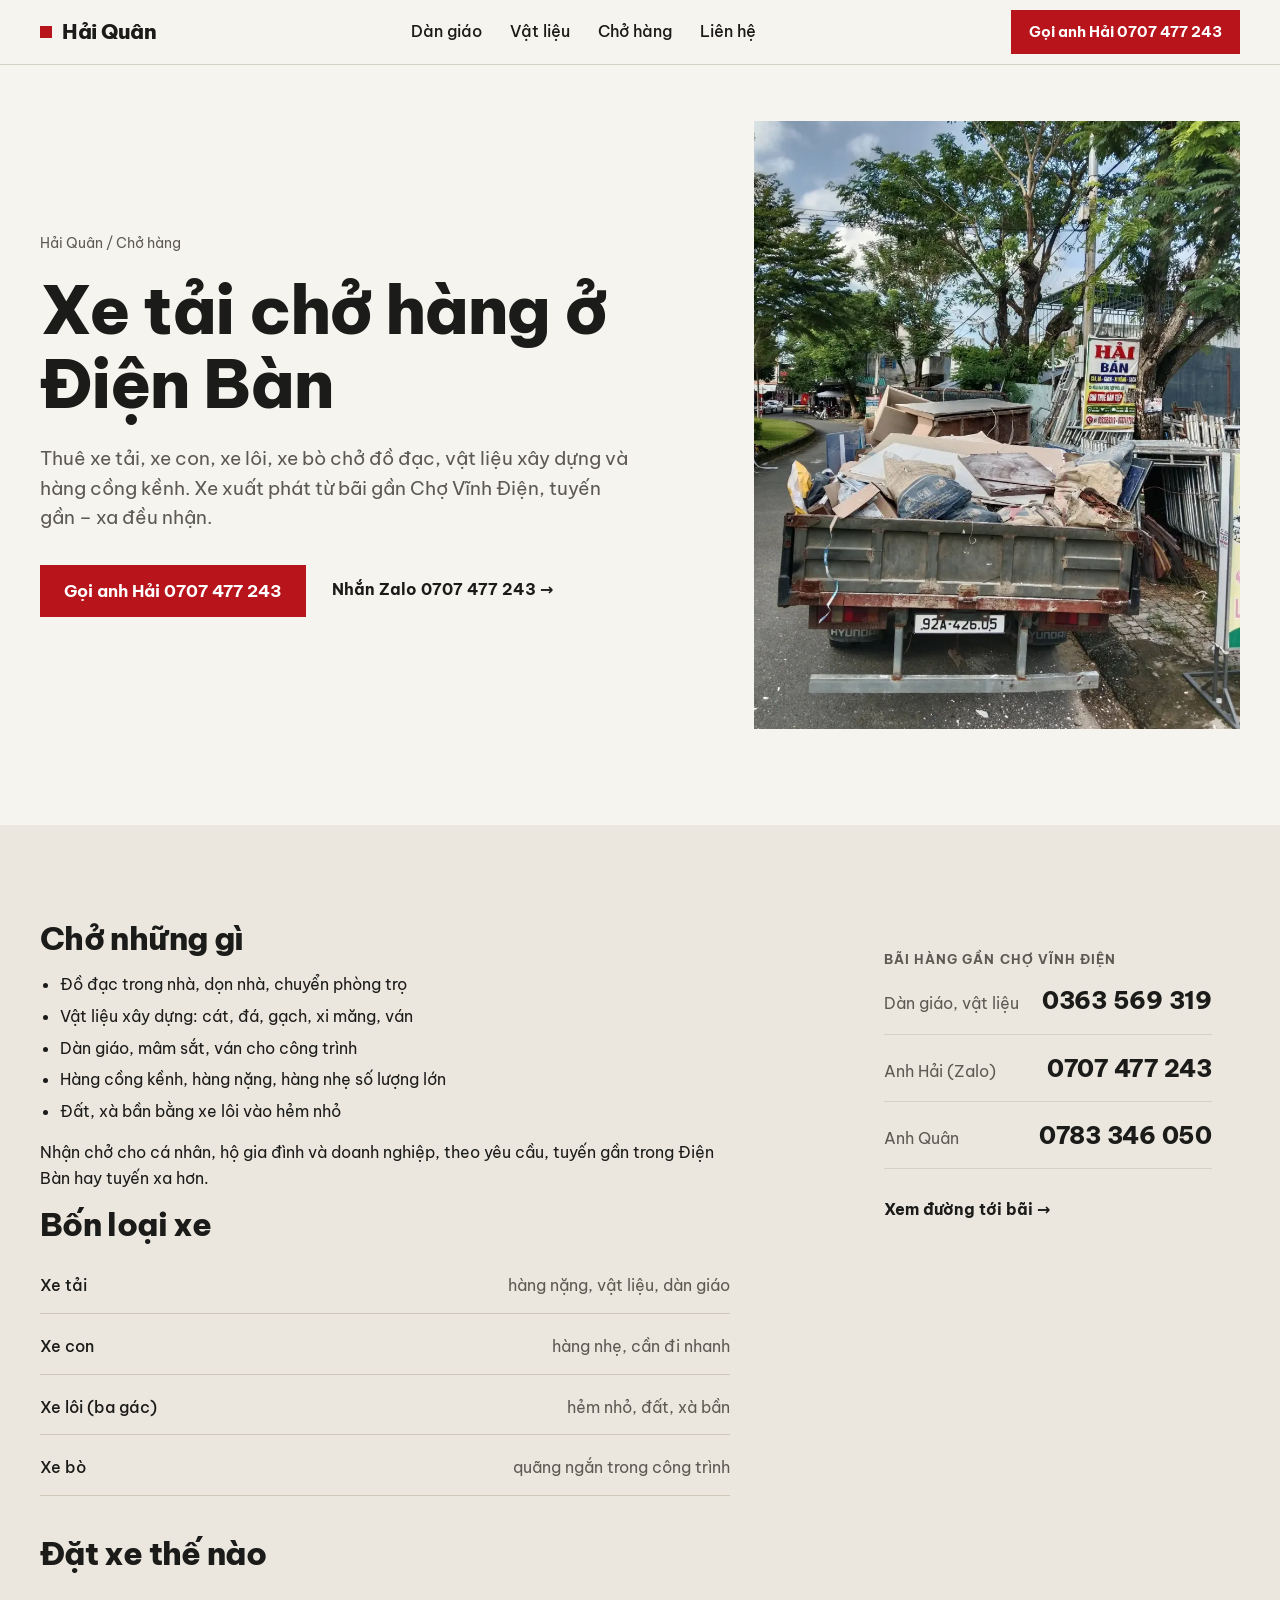
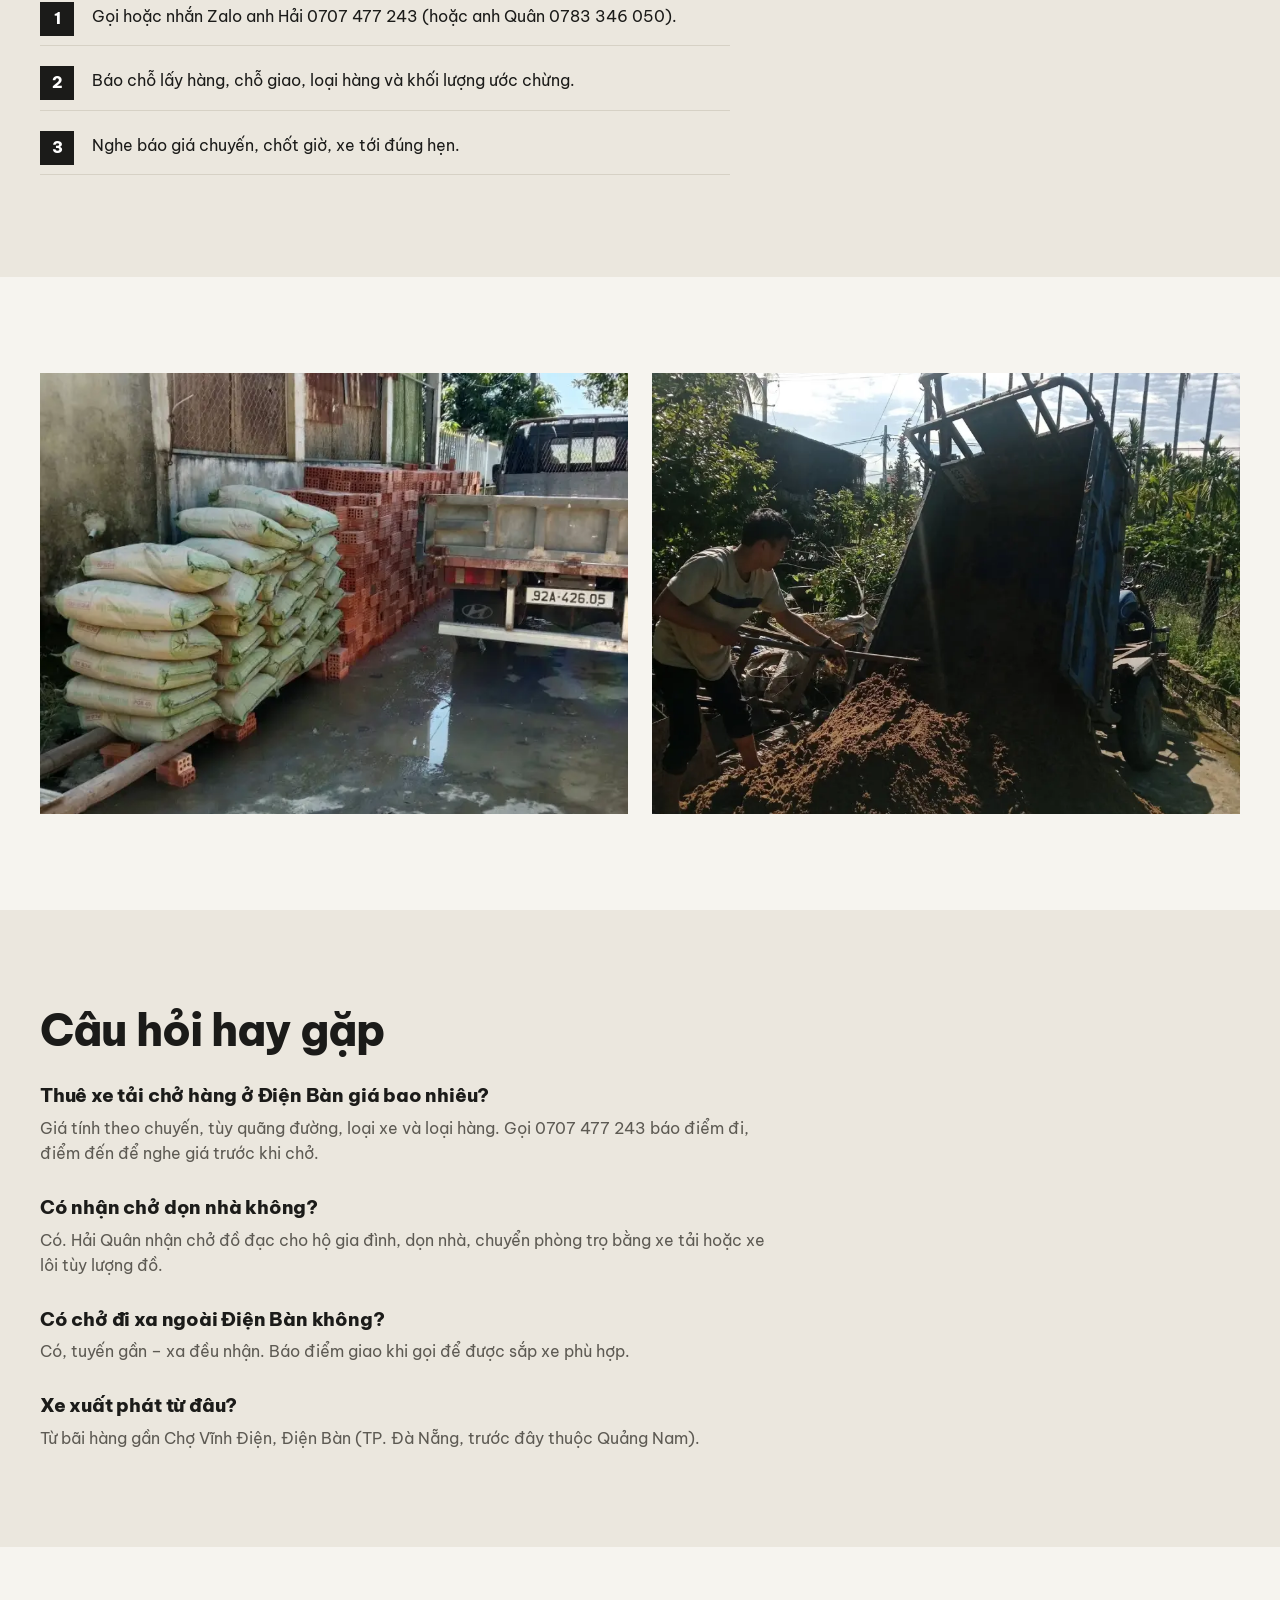
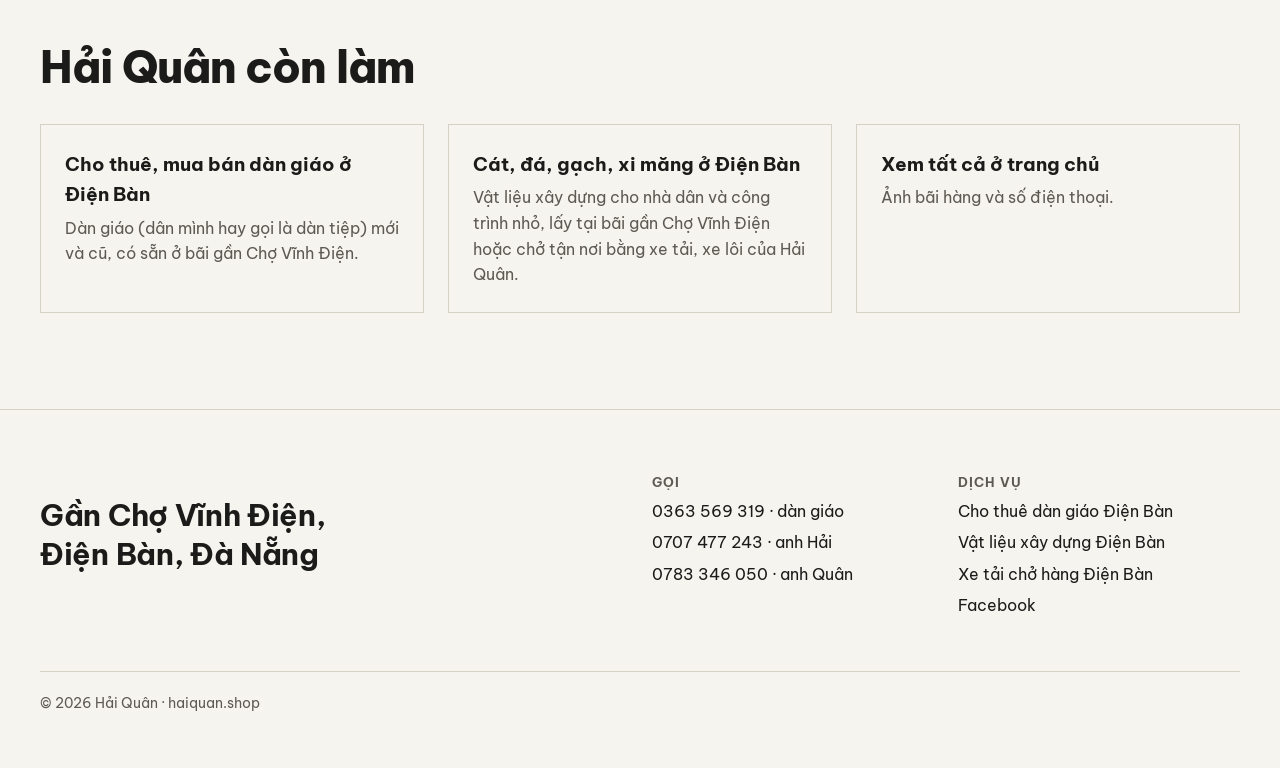
<file: xe-tai-dien-ban/index.html>
<!doctype html>
<html lang="vi" data-type="place">
<head>
<meta charset="utf-8">
<meta name="viewport" content="width=device-width, initial-scale=1">
<title>Xe tải chở hàng Điện Bàn – Thuê xe tải, xe lôi | Hải Quân</title>
<meta name="description" content="Thuê xe tải chở hàng ở Điện Bàn, Vĩnh Điện: chở đồ đạc, dọn nhà, vật liệu xây dựng, hàng cồng kềnh, tuyến gần – xa. Gọi anh Hải 0707 477 243, anh Quân 0783 346 050.">
<link rel="canonical" href="https://haiquan.shop/xe-tai-dien-ban/">
<meta name="theme-color" content="#f6f4ef">
<link rel="icon" href="/favicon.svg" type="image/svg+xml">
<meta property="og:type" content="website">
<meta property="og:locale" content="vi_VN">
<meta property="og:url" content="https://haiquan.shop/xe-tai-dien-ban/">
<meta property="og:site_name" content="Hải Quân Điện Bàn">
<meta property="og:title" content="Xe tải chở hàng Điện Bàn – Thuê xe tải, xe lôi | Hải Quân">
<meta property="og:description" content="Thuê xe tải chở hàng ở Điện Bàn, Vĩnh Điện: chở đồ đạc, dọn nhà, vật liệu xây dựng, hàng cồng kềnh, tuyến gần – xa. Gọi anh Hải 0707 477 243, anh Quân 0783 346 050.">
<meta property="og:image" content="https://haiquan.shop/images/share-xe-tai.jpg">
<meta property="og:image:width" content="1200">
<meta property="og:image:height" content="630">
<meta property="og:image:alt" content="Xe tải chở hàng ở Điện Bàn – Hải Quân, gọi 0707 477 243">
<meta name="twitter:card" content="summary_large_image">
<link rel="preconnect" href="https://fonts.googleapis.com">
<link rel="preconnect" href="https://fonts.gstatic.com" crossorigin>
<link href="https://fonts.googleapis.com/css2?family=Be+Vietnam+Pro:wght@400;500;700;800&display=swap" rel="stylesheet">
<link rel="stylesheet" href="/style.css">
<script type="application/ld+json">
[
 {
  "@context": "https://schema.org",
  "@type": "Service",
  "name": "Vận chuyển hàng hóa bằng xe tải",
  "serviceType": "Vận chuyển hàng hóa bằng xe tải",
  "url": "https://haiquan.shop/xe-tai-dien-ban/",
  "description": "Thuê xe tải chở hàng ở Điện Bàn, Vĩnh Điện: chở đồ đạc, dọn nhà, vật liệu xây dựng, hàng cồng kềnh, tuyến gần – xa. Gọi anh Hải 0707 477 243, anh Quân 0783 346 050.",
  "image": "https://haiquan.shop/images/xe-tai-cho-do.webp",
  "provider": {
   "@id": "https://haiquan.shop/#business"
  },
  "areaServed": [
   {
    "@type": "City",
    "name": "Điện Bàn"
   },
   {
    "@type": "City",
    "name": "Vĩnh Điện"
   },
   {
    "@type": "City",
    "name": "Đà Nẵng"
   },
   {
    "@type": "City",
    "name": "Quảng Nam"
   }
  ]
 },
 {
  "@context": "https://schema.org",
  "@type": "BreadcrumbList",
  "itemListElement": [
   {
    "@type": "ListItem",
    "position": 1,
    "name": "Hải Quân",
    "item": "https://haiquan.shop/"
   },
   {
    "@type": "ListItem",
    "position": 2,
    "name": "Xe tải chở hàng ở Điện Bàn",
    "item": "https://haiquan.shop/xe-tai-dien-ban/"
   }
  ]
 },
 {
  "@context": "https://schema.org",
  "@type": "FAQPage",
  "mainEntity": [
   {
    "@type": "Question",
    "name": "Thuê xe tải chở hàng ở Điện Bàn giá bao nhiêu?",
    "acceptedAnswer": {
     "@type": "Answer",
     "text": "Giá tính theo chuyến, tùy quãng đường, loại xe và loại hàng. Gọi 0707 477 243 báo điểm đi, điểm đến để nghe giá trước khi chở."
    }
   },
   {
    "@type": "Question",
    "name": "Có nhận chở dọn nhà không?",
    "acceptedAnswer": {
     "@type": "Answer",
     "text": "Có. Hải Quân nhận chở đồ đạc cho hộ gia đình, dọn nhà, chuyển phòng trọ bằng xe tải hoặc xe lôi tùy lượng đồ."
    }
   },
   {
    "@type": "Question",
    "name": "Có chở đi xa ngoài Điện Bàn không?",
    "acceptedAnswer": {
     "@type": "Answer",
     "text": "Có, tuyến gần – xa đều nhận. Báo điểm giao khi gọi để được sắp xe phù hợp."
    }
   },
   {
    "@type": "Question",
    "name": "Xe xuất phát từ đâu?",
    "acceptedAnswer": {
     "@type": "Answer",
     "text": "Từ bãi hàng gần Chợ Vĩnh Điện, Điện Bàn (TP. Đà Nẵng, trước đây thuộc Quảng Nam)."
    }
   }
  ]
 }
]
</script>
</head>
<body>
<a class="skip" href="#main">Bỏ qua, tới nội dung</a>

<header class="nav">
  <div class="wrap">
    <a class="mark" href="/"><i aria-hidden="true"></i>Hải Quân</a>
    <nav aria-label="Mục lục">
      <ul>
        <li><a href="/cho-thue-dan-giao-dien-ban/">Dàn giáo</a></li>
        <li><a href="/vat-lieu-xay-dung-dien-ban/">Vật liệu</a></li>
        <li><a href="/xe-tai-dien-ban/" aria-current="page">Chở hàng</a></li>
        <li><a href="/#lien-he">Liên hệ</a></li>
      </ul>
    </nav>
    <a class="btn" href="tel:0707477243">Gọi anh Hải 0707 477 243</a>
  </div>
</header>

<main id="main">

<section class="hero">
  <div class="wrap grid" data-enter>
    <div class="hero-text">
      <p class="crumbs"><a href="/">Hải Quân</a> / Chở hàng</p>
      <h1>Xe tải chở hàng ở Điện Bàn</h1>
      <p class="lede">Thuê xe tải, xe con, xe lôi, xe bò chở đồ đạc, vật liệu xây dựng và hàng cồng kềnh. Xe xuất phát từ bãi gần Chợ Vĩnh Điện, tuyến gần – xa đều nhận.</p>
      <div class="hero-actions">
        <a class="btn" href="tel:0707477243">Gọi anh Hải 0707 477 243</a>
        <a class="link" href="https://zalo.me/0707477243" target="_blank" rel="noopener">Nhắn Zalo 0707 477 243 <span class="arr">→</span></a>
      </div>
    </div>
    <figure class="ph hero-ph">
      <img src="/images/xe-tai-cho-do.webp" width="900" height="1200" alt="Xe tải Hải Quân chở đầy đồ đạc dọn nhà, đậu trước bãi hàng ở Vĩnh Điện" fetchpriority="high">
    </figure>
  </div>
</section>

<section class="alt">
  <div class="wrap grid">
    <div class="prose">

<h2>Chở những gì</h2>
<ul>
  <li>Đồ đạc trong nhà, dọn nhà, chuyển phòng trọ</li>
  <li>Vật liệu xây dựng: cát, đá, gạch, xi măng, ván</li>
  <li>Dàn giáo, mâm sắt, ván cho công trình</li>
  <li>Hàng cồng kềnh, hàng nặng, hàng nhẹ số lượng lớn</li>
  <li>Đất, xà bần bằng xe lôi vào hẻm nhỏ</li>
</ul>
<p>Nhận chở cho cá nhân, hộ gia đình và doanh nghiệp, theo yêu cầu, tuyến gần trong Điện Bàn hay tuyến xa hơn.</p>

<h2>Bốn loại xe</h2>
<ul class="rows">
  <li><b>Xe tải</b><span>hàng nặng, vật liệu, dàn giáo</span></li>
  <li><b>Xe con</b><span>hàng nhẹ, cần đi nhanh</span></li>
  <li><b>Xe lôi (ba gác)</b><span>hẻm nhỏ, đất, xà bần</span></li>
  <li><b>Xe bò</b><span>quãng ngắn trong công trình</span></li>
</ul>

<h2 style="margin-top:40px">Đặt xe thế nào</h2>
<ol class="steps">
  <li>Gọi hoặc nhắn Zalo anh Hải 0707 477 243 (hoặc anh Quân 0783 346 050).</li>
  <li>Báo chỗ lấy hàng, chỗ giao, loại hàng và khối lượng ước chừng.</li>
  <li>Nghe báo giá chuyến, chốt giờ, xe tới đúng hẹn.</li>
</ol>

    </div>
    <aside class="aside">
      <div class="visit-panel">
        <p class="label" style="margin:0 0 12px">Bãi hàng gần Chợ Vĩnh Điện</p>
        <ul class="phones">
          <li><span>Dàn giáo, vật liệu</span><a href="tel:0363569319">0363 569 319</a></li>
          <li><span>Anh Hải (Zalo)</span><a href="tel:0707477243">0707 477 243</a></li>
          <li><span>Anh Quân</span><a href="tel:0783346050">0783 346 050</a></li>
        </ul>
        <a class="link" href="https://www.google.com/maps/search/?api=1&query=Ch%E1%BB%A3+V%C4%A9nh+%C4%90i%E1%BB%87n%2C+%C4%90i%E1%BB%87n+B%C3%A0n" target="_blank" rel="noopener">Xem đường tới bãi <span class="arr">→</span></a>
      </div>
    </aside>
  </div>
</section>

<section>
  <div class="wrap">
    <div class="pair">
      <figure class="ph"><img src="/images/xi-mang-gach.webp" width="700" height="933" loading="lazy" alt="Xe tải đậu cạnh bao xi măng và gạch chờ chở đi"></figure>
      <figure class="ph"><img src="/images/do-dat-xe-loi.webp" width="900" height="1200" loading="lazy" alt="Xe lôi đổ đất xuống sân nhà khách"></figure>
    </div>
  </div>
</section>

<section class="alt" aria-labelledby="h-faq">
  <div class="wrap">
    <h2 id="h-faq">Câu hỏi hay gặp</h2>
    <div class="faq">
      <h3>Thuê xe tải chở hàng ở Điện Bàn giá bao nhiêu?</h3>
      <p>Giá tính theo chuyến, tùy quãng đường, loại xe và loại hàng. Gọi 0707 477 243 báo điểm đi, điểm đến để nghe giá trước khi chở.</p>
      <h3>Có nhận chở dọn nhà không?</h3>
      <p>Có. Hải Quân nhận chở đồ đạc cho hộ gia đình, dọn nhà, chuyển phòng trọ bằng xe tải hoặc xe lôi tùy lượng đồ.</p>
      <h3>Có chở đi xa ngoài Điện Bàn không?</h3>
      <p>Có, tuyến gần – xa đều nhận. Báo điểm giao khi gọi để được sắp xe phù hợp.</p>
      <h3>Xe xuất phát từ đâu?</h3>
      <p>Từ bãi hàng gần Chợ Vĩnh Điện, Điện Bàn (TP. Đà Nẵng, trước đây thuộc Quảng Nam).</p>
    </div>
  </div>
</section>

<section aria-labelledby="h-more">
  <div class="wrap">
    <h2 id="h-more" style="margin-bottom:32px">Hải Quân còn làm</h2>
    <div class="more-services">
      <a href="/cho-thue-dan-giao-dien-ban/"><b>Cho thuê, mua bán dàn giáo ở Điện Bàn</b><span>Dàn giáo (dân mình hay gọi là dàn tiệp) mới và cũ, có sẵn ở bãi gần Chợ Vĩnh Điện.</span></a>
      <a href="/vat-lieu-xay-dung-dien-ban/"><b>Cát, đá, gạch, xi măng ở Điện Bàn</b><span>Vật liệu xây dựng cho nhà dân và công trình nhỏ, lấy tại bãi gần Chợ Vĩnh Điện hoặc chở tận nơi bằng xe tải, xe lôi của Hải Quân.</span></a>
      <a href="/"><b>Xem tất cả ở trang chủ</b><span>Ảnh bãi hàng và số điện thoại.</span></a>
    </div>
  </div>
</section>

</main>

<footer>
  <div class="wrap grid">
    <p class="f-addr"><a href="https://www.google.com/maps/search/?api=1&query=Ch%E1%BB%A3+V%C4%A9nh+%C4%90i%E1%BB%87n%2C+%C4%90i%E1%BB%87n+B%C3%A0n" target="_blank" rel="noopener">Gần Chợ Vĩnh Điện,<br>Điện Bàn, Đà Nẵng</a></p>
    <div class="f-col">
      <p class="label">Gọi</p>
      <p><a href="tel:0363569319">0363 569 319</a> · dàn giáo</p>
      <p><a href="tel:0707477243">0707 477 243</a> · anh Hải</p>
      <p><a href="tel:0783346050">0783 346 050</a> · anh Quân</p>
    </div>
    <div class="f-col">
      <p class="label">Dịch vụ</p>
      <p><a href="/cho-thue-dan-giao-dien-ban/">Cho thuê dàn giáo Điện Bàn</a></p>
      <p><a href="/vat-lieu-xay-dung-dien-ban/">Vật liệu xây dựng Điện Bàn</a></p>
      <p><a href="/xe-tai-dien-ban/">Xe tải chở hàng Điện Bàn</a></p>
      <p><a href="https://www.facebook.com/hai.nguyenduy.3745" target="_blank" rel="noopener">Facebook</a></p>
    </div>
    <p class="legal">© 2026 Hải Quân · haiquan.shop</p>
  </div>
</footer>

<nav class="actionbar" aria-label="Gọi nhanh">
  <a href="tel:0707477243">Gọi ngay</a>
  <a href="https://zalo.me/0707477243" target="_blank" rel="noopener">Nhắn Zalo</a>
</nav>
</body>
</html>
</file>
<file: style.css>
:root{
  --bg:#f6f4ef; --alt:#ebe7de; --ink:#1b1b19; --muted:#5d5a53; --line:#d6d1c5;
  --accent:#b8141b; --accent-ink:#fff; --band:#ffd21f; --zalo:#0a5bd6;
  --wrap:1200px; --gut:24px;
  --f:"Be Vietnam Pro",system-ui,-apple-system,"Segoe UI",Roboto,Arial,sans-serif;
}
*{box-sizing:border-box}
html{scroll-behavior:smooth;scroll-padding-top:72px}
body{margin:0;background:var(--bg);color:var(--ink);font:400 16px/1.6 var(--f);-webkit-font-smoothing:antialiased}
img{display:block;max-width:100%}
a{color:inherit}
.wrap{max-width:calc(var(--wrap) + 2*var(--gut));margin:0 auto;padding:0 var(--gut)}
.skip{position:absolute;left:-999px;top:8px;background:var(--ink);color:#fff;padding:8px 14px;z-index:100}
.skip:focus{left:8px}
:focus-visible{outline:3px solid var(--accent);outline-offset:3px}

/* type */
h1,h2,h3{margin:0;font-weight:800;letter-spacing:-.02em;line-height:1.12}
h1{font-size:clamp(38px,5.2vw,68px)}
h2{font-size:clamp(28px,3.4vw,44px)}
h3{font-size:20px;letter-spacing:-.01em;line-height:1.3}
.lede{font-size:clamp(17px,1.5vw,20px);line-height:1.55;color:var(--muted);max-width:34em}
.label{font-size:13px;font-weight:700;letter-spacing:.08em;text-transform:uppercase;color:var(--muted)}

/* buttons: one style */
.btn{display:inline-flex;align-items:center;justify-content:center;gap:10px;min-height:52px;padding:0 24px;background:var(--accent);color:var(--accent-ink);font-weight:700;font-size:17px;text-decoration:none;border:0;transition:transform .15s ease,background .15s ease}
.btn:hover{transform:translateY(-2px);background:#9c0f15}
.btn:active{transform:translateY(0) scale(.98)}
.btn--zalo{background:var(--zalo)}
.btn--zalo:hover{background:#0848ab}
.link{font-weight:700;text-decoration:none;background:linear-gradient(currentColor,currentColor) 0 100%/0 2px no-repeat;transition:background-size .25s ease;padding-bottom:2px}
.link:hover{background-size:100% 2px}
.link .arr{display:inline-block;transition:transform .2s ease}
.link:hover .arr{transform:translateX(3px)}

/* nav */
.nav{position:sticky;top:0;z-index:50;background:var(--bg);border-bottom:1px solid var(--line)}
.nav .wrap{display:flex;align-items:center;justify-content:space-between;height:64px;gap:16px}
.mark{font-weight:800;font-size:21px;letter-spacing:-.02em;text-decoration:none;display:flex;align-items:center;gap:10px}
.mark i{width:12px;height:12px;background:var(--accent);display:inline-block}
.nav ul{display:flex;gap:28px;list-style:none;margin:0;padding:0;font-weight:500}
.nav ul a{text-decoration:none;background:linear-gradient(currentColor,currentColor) 0 100%/0 2px no-repeat;transition:background-size .25s;padding:6px 0}
.nav ul a:hover{background-size:100% 2px}
.nav .btn{min-height:44px;padding:0 18px;font-size:15px}
@media (max-width:900px){.nav ul{display:none}}
@media (max-width:480px){.nav .btn{display:none}}

/* sections */
main>section{padding:96px 0}
.head{display:flex;justify-content:space-between;align-items:flex-end;gap:24px;margin-bottom:48px;flex-wrap:wrap}
.head p{margin:0;max-width:30em;color:var(--muted)}
.grid{display:grid;grid-template-columns:repeat(12,minmax(0,1fr));gap:var(--gut)}
.ph{margin:0;overflow:hidden;background:var(--alt)}
.ph img{width:100%;height:100%;object-fit:cover;transition:transform .5s ease}
.ph:hover img{transform:scale(1.03)}

/* hero */
.hero{padding:56px 0 96px}
.hero .grid{align-items:center}
.hero-text{grid-column:1/span 6}
.hero-text .label{margin-bottom:18px}
.hero-text h1{margin-bottom:22px}
.hero-text .lede{margin:0 0 32px}
.hero-actions{display:flex;flex-wrap:wrap;gap:14px 26px;align-items:center}
.hero-ph{grid-column:8/span 5;aspect-ratio:4/5}
.hero-ph img{object-position:50% 60%}
@media (max-width:900px){
  .hero{padding:32px 0 72px}
  .hero-text,.hero-ph{grid-column:1/-1}
  .hero-ph{aspect-ratio:4/3;order:-1}
}
[data-enter]>*{animation:enter .7s cubic-bezier(.2,.7,.2,1) both}
[data-enter]>*:nth-child(2){animation-delay:.12s}
@keyframes enter{from{opacity:0;transform:translateY(14px)}to{opacity:1;transform:none}}

/* visit */
.visit-where{font-size:clamp(40px,6.4vw,92px);font-weight:800;letter-spacing:-.035em;line-height:1.02;margin:20px 0 48px;display:block;text-decoration:none}
.visit-where span{background:linear-gradient(var(--accent),var(--accent)) 0 100%/0 5px no-repeat;transition:background-size .35s ease}
.visit-where:hover span{background-size:100% 5px}
.visit-panel{grid-column:1/span 6;background:var(--alt);padding:40px}
.visit-ph{grid-column:7/span 6;aspect-ratio:4/3}
.phones{list-style:none;margin:0 0 28px;padding:0}
.phones li{display:flex;justify-content:space-between;align-items:baseline;gap:16px;padding:14px 0;border-bottom:1px solid var(--line);flex-wrap:wrap}
.phones li:first-child{padding-top:0}
.phones span{color:var(--muted)}
.phones a{font-size:24px;font-weight:800;text-decoration:none;font-variant-numeric:tabular-nums;letter-spacing:-.01em}
.phones a:hover{color:var(--accent)}
@media (max-width:900px){.visit-panel,.visit-ph{grid-column:1/-1}.visit-panel{padding:28px 22px}}

/* offer: dàn giáo — tall-small */
.alt{background:var(--alt)}
.ts-tall{grid-column:1/span 6;aspect-ratio:4/5}
.ts-side{grid-column:8/span 5;display:flex;flex-direction:column;gap:40px}
.ts-small{aspect-ratio:1;width:60%;align-self:flex-start}
.rows{list-style:none;margin:0;padding:0}
.rows li{display:flex;justify-content:space-between;gap:16px;padding:14px 0;border-bottom:1px solid var(--line)}
.rows li b{font-weight:500}
.rows li span{color:var(--muted);text-align:right}
.alt .rows li{border-color:#cfc9bc}
@media (max-width:900px){.ts-tall,.ts-side{grid-column:1/-1}.ts-small{width:50%}}

/* vật liệu — strip */
.mat-groups{grid-column:1/-1;display:grid;grid-template-columns:repeat(3,1fr);gap:var(--gut);margin-bottom:48px}
.strip{grid-column:1/-1;display:grid;grid-template-columns:repeat(4,1fr);gap:var(--gut)}
.strip .ph{aspect-ratio:1}
@media (max-width:900px){.mat-groups{grid-template-columns:1fr}.strip{grid-template-columns:repeat(2,1fr);gap:12px}}

/* chở hàng — trio */
.trio{display:grid;grid-template-columns:repeat(12,minmax(0,1fr));gap:var(--gut);align-items:start;margin-bottom:56px}
.trio .a{grid-column:1/span 5;aspect-ratio:4/5}
.trio .b{grid-column:6/span 4;aspect-ratio:1}
.trio .c{grid-column:10/span 3;aspect-ratio:3/4}
.ship{display:grid;grid-template-columns:repeat(12,minmax(0,1fr));gap:var(--gut)}
.ship .rows{grid-column:1/span 6}
.ship .call{grid-column:8/span 5}
.ship .call p{margin:0 0 20px;color:var(--muted)}
.ship .call .btns{display:flex;flex-wrap:wrap;gap:12px}
@media (max-width:900px){
  .trio .a{grid-column:1/-1}.trio .b{grid-column:1/span 6}.trio .c{grid-column:7/span 6;aspect-ratio:1}
  .trio{gap:12px}
  .ship .rows,.ship .call{grid-column:1/-1}
}

/* bãi hàng — wall */
.wall{display:grid;grid-template-columns:repeat(4,1fr);gap:2px}
.wall .ph{aspect-ratio:3/4}
@media (max-width:900px){.wall{grid-template-columns:repeat(2,1fr)}}

/* close — brand band */
.close{background:var(--band)}
.close .grid{align-items:center}
.close-text{grid-column:1/span 9}
.close-text h2{font-size:clamp(34px,5vw,64px);margin-bottom:18px}
.close-text p{margin:0 0 28px;font-size:18px;max-width:30em}
.close-ph{grid-column:9/span 4;aspect-ratio:1}
.close .btn{background:var(--ink)}
.close .btn:hover{background:#000}
@media (max-width:900px){.close-text,.close-ph{grid-column:1/-1}.close-ph{width:70%}}

footer{padding:56px 0 40px;border-top:1px solid var(--line)}
footer .grid{row-gap:32px}
footer .f-addr{grid-column:1/span 6;font-size:clamp(22px,2.4vw,30px);font-weight:700;line-height:1.3;letter-spacing:-.01em}
footer .f-addr a{text-decoration:none}
footer .f-col{grid-column:span 3}
footer .f-col p{margin:6px 0}
footer .f-col a{text-decoration:none}
footer .f-col a:hover{text-decoration:underline}
footer .legal{grid-column:1/-1;color:var(--muted);font-size:14px;border-top:1px solid var(--line);padding-top:20px}
@media (max-width:900px){footer .f-addr,footer .f-col{grid-column:1/-1}footer{padding-bottom:110px}}

/* phone bar */
.actionbar{position:fixed;left:0;right:0;bottom:0;z-index:60;display:none;grid-template-columns:1fr 1fr;gap:1px;background:var(--line);border-top:1px solid var(--line)}
.actionbar a{min-height:58px;display:flex;align-items:center;justify-content:center;font-weight:700;font-size:17px;text-decoration:none;color:#fff;background:var(--accent)}
.actionbar a+a{background:var(--zalo)}
@media (max-width:900px){.actionbar{display:grid}}

@media (max-width:900px){main>section{padding:72px 0}.head{margin-bottom:32px}}
@media (prefers-reduced-motion:reduce){*{animation:none!important;transition:none!important}html{scroll-behavior:auto}}

/* service pages */
.crumbs{font-size:14px;color:var(--muted);margin:0 0 18px}
.crumbs a{text-decoration:none}
.crumbs a:hover{text-decoration:underline}
.prose{grid-column:1/span 7}
.prose h2{font-size:clamp(24px,2.6vw,32px);margin:0 0 16px}
.prose p{margin:0 0 16px}
.prose ul{margin:0 0 16px;padding-left:20px}
.prose li{margin:6px 0}
.aside{grid-column:9/span 4}
.aside .visit-panel{padding:28px}
.steps{counter-reset:s;list-style:none;padding:0;margin:0}
.steps li{counter-increment:s;padding:16px 0 16px 52px;border-bottom:1px solid var(--line);position:relative}
.steps li::before{content:counter(s);position:absolute;left:0;top:14px;width:34px;height:34px;background:var(--ink);color:#fff;font-weight:800;display:grid;place-items:center}
.faq{max-width:46em}
.faq h3{font-size:19px;margin:28px 0 8px}
.faq p{margin:0;color:var(--muted)}
.pair{display:grid;grid-template-columns:1fr 1fr;gap:var(--gut)}
.pair .ph{aspect-ratio:4/3}
.more-services{display:grid;grid-template-columns:repeat(3,1fr);gap:var(--gut)}
.more-services a{display:block;text-decoration:none;background:var(--bg);padding:24px;border:1px solid var(--line);transition:transform .2s}
.more-services a:hover{transform:translateY(-2px)}
.more-services b{display:block;font-size:19px;margin-bottom:6px}
.more-services span{color:var(--muted)}
@media (max-width:900px){.prose,.aside{grid-column:1/-1}.pair,.more-services{grid-template-columns:1fr}}
.prose ul.rows{padding-left:0}
</file>
